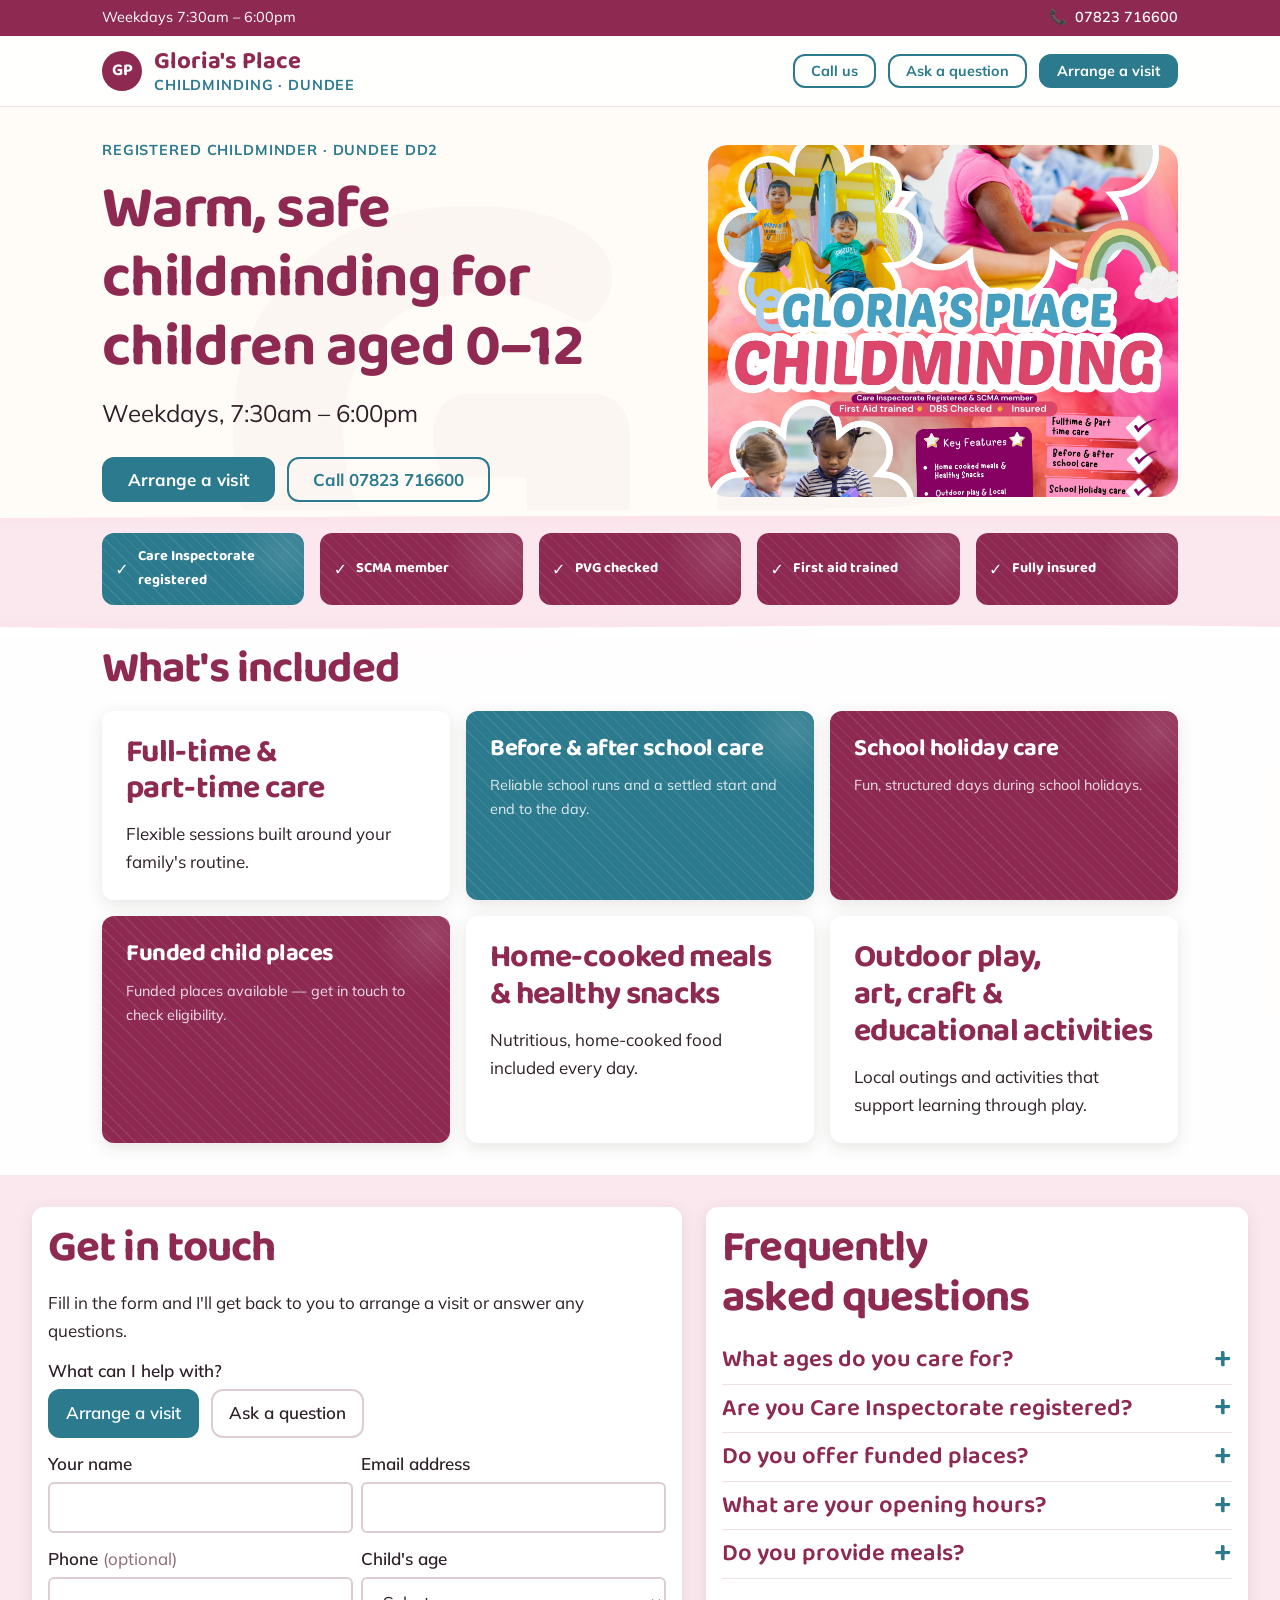
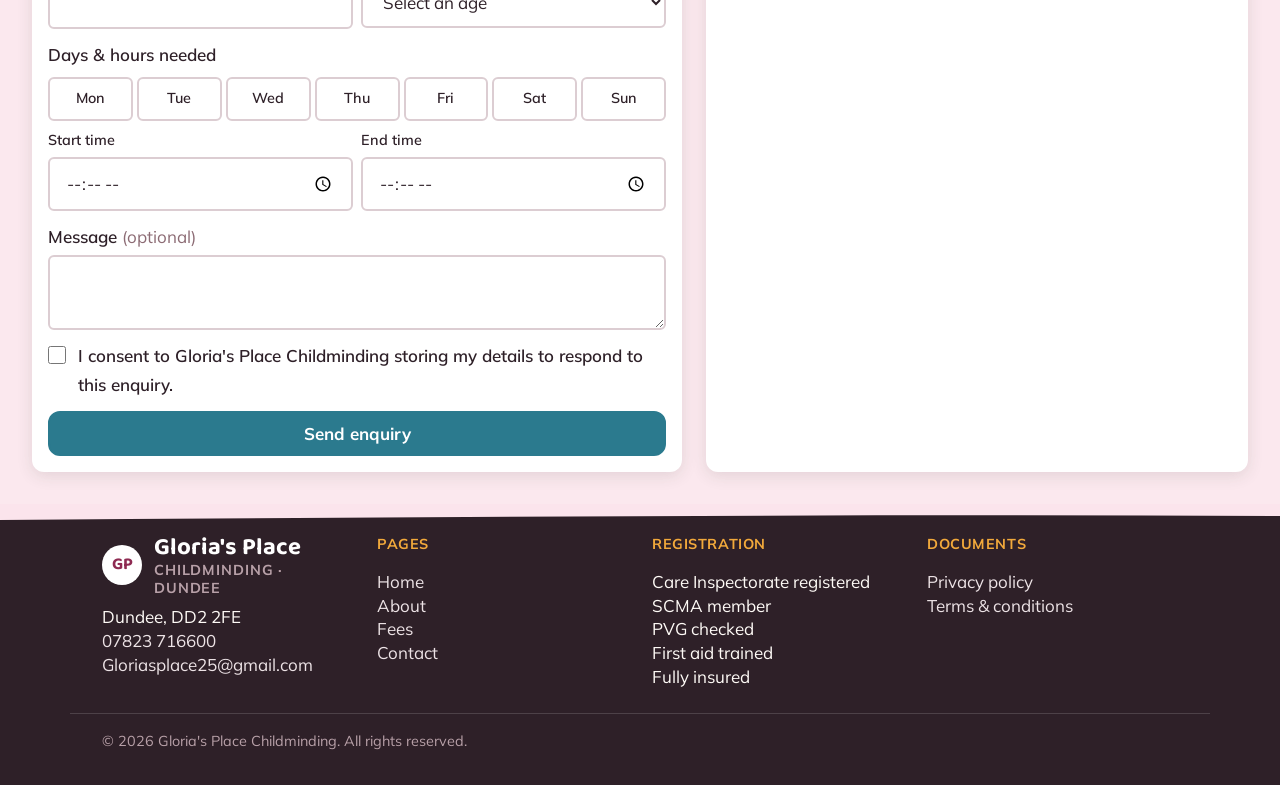
<file: index.html>
<!DOCTYPE html>
<html lang="en-GB">
<head>
  <meta charset="UTF-8">
  <meta name="viewport" content="width=device-width, initial-scale=1">
  <title>Gloria's Place Childminding | Registered Childminder in Dundee DD2</title>
  <meta name="description" content="Care Inspectorate registered childminder in Dundee DD2, offering warm, safe full-time and part-time care for children aged 0–12, weekdays 7:30am–6:00pm.">
  <link rel="canonical" href="https://www.gloriasplacechildminding.com/">

  <!-- Favicon -->
  <link rel="icon" href="/favicon.ico" sizes="any">
  <link rel="apple-touch-icon" href="/apple-touch-icon.png">

  <!-- Open Graph -->
  <meta property="og:type" content="website">
  <meta property="og:title" content="Gloria's Place Childminding | Registered Childminder in Dundee DD2">
  <meta property="og:description" content="Care Inspectorate registered childminder in Dundee DD2. Warm, safe care for ages 0–12, weekdays 7:30am–6:00pm.">
  <meta property="og:url" content="https://www.gloriasplacechildminding.com/">
  <meta property="og:image" content="https://www.gloriasplacechildminding.com/img/flyer.jpg">
  <meta property="og:locale" content="en_GB">

  <!-- Fonts: Baloo 2 (headings) + Mulish (body) — see css/styles.css --font-heading / --font-body -->
  <link rel="preconnect" href="https://fonts.googleapis.com">
  <link rel="preconnect" href="https://fonts.gstatic.com" crossorigin>
  <link href="https://fonts.googleapis.com/css2?family=Baloo+2:wght@500;600;700&family=Mulish:ital,wght@0,400;0,500;0,600;0,700;1,400&display=swap" rel="stylesheet">

  <link rel="stylesheet" href="css/styles.css">

  <!-- ChildCare structured data -->
  <script type="application/ld+json">
  {
    "@context": "https://schema.org",
    "@type": "ChildCare",
    "name": "Gloria's Place Childminding",
    "url": "https://www.gloriasplacechildminding.com/",
    "image": "https://www.gloriasplacechildminding.com/img/flyer.jpg",
    "telephone": "+447823716600",
    "email": "Gloriasplace25@gmail.com",
    "address": {
      "@type": "PostalAddress",
      "addressLocality": "Dundee",
      "postalCode": "DD2 2FE",
      "addressCountry": "GB"
    },
    "areaServed": "Dundee",
    "openingHoursSpecification": [
      {
        "@type": "OpeningHoursSpecification",
        "dayOfWeek": ["Monday", "Tuesday", "Wednesday", "Thursday", "Friday"],
        "opens": "07:30",
        "closes": "18:00"
      }
    ],
    "memberOf": {
      "@type": "Organization",
      "name": "Scottish Childminding Association (SCMA)"
    }
  }
  </script>

  <style>
    /* ==========================================================================
       Page-specific CSS for index.html
       Not yet in css/styles.css — move into the stylesheet once stable.
       Uses only tokens/classes already defined in css/styles.css.
       ========================================================================== */

    /* --------------------------------------------------------------------------
       Utility strip — thin bar above the main header
       White text verified against --berry — 8.1:1, passes WCAG AA.
       -------------------------------------------------------------------------- */
    .utility-strip {
      background: var(--berry);
      color: #fff;
    }

    .utility-strip__inner {
      display: flex;
      align-items: center;
      justify-content: space-between;
      gap: var(--space-4);
      height: 36px;
      font-size: var(--step--1);
    }

    .utility-strip__hours {
      white-space: nowrap;
    }

    .utility-strip__phone {
      display: inline-flex;
      align-items: center;
      gap: var(--space-2);
      color: #fff;
      text-decoration: none;
      font-weight: 600;
      white-space: nowrap;
    }

    .utility-strip__phone:hover {
      text-decoration: underline;
    }

    @media (max-width: 639.98px) {
      .utility-strip {
        display: none;
      }
    }

    /* --------------------------------------------------------------------------
       Sticky header + nav disclosure
       -------------------------------------------------------------------------- */
    .site-header {
      position: sticky;
      top: 0;
      z-index: 50;
      background: rgba(255, 255, 255, 0.85);
      backdrop-filter: blur(8px);
      -webkit-backdrop-filter: blur(8px);
      border-bottom: 1px solid var(--n-200);
    }

    /* backdrop-filter (above) makes .site-header a containing block for
       any position:fixed descendant — including .nav-panel, which is
       exactly such a descendant once the mobile menu opens. Left as-is,
       the "full-screen" panel would be trapped inside the ~80px header
       bar instead of covering the viewport. Drop the filter while the
       panel is open so .nav-panel's fixed positioning resolves against
       the real viewport instead. */
    body.nav-open .site-header {
      backdrop-filter: none;
      -webkit-backdrop-filter: none;
    }

    .site-header__inner {
      display: grid;
      grid-template-columns: auto 1fr auto;
      align-items: center;
      gap: var(--space-4);
      padding-block: var(--space-3);
    }

    .logo {
      display: inline-flex;
      align-items: center;
      gap: var(--space-3);
      text-decoration: none;
    }

    .logo__mark {
      display: inline-flex;
      align-items: center;
      justify-content: center;
      width: 40px;
      height: 40px;
      flex-shrink: 0;
      border-radius: 50%;
      background: var(--berry);
      color: #fff;
      font-family: var(--font-heading);
      font-weight: 700;
      font-size: var(--step-0);
    }

    .logo__lockup {
      display: flex;
      flex-direction: column;
      line-height: 1.2;
    }

    .logo__name {
      font-family: var(--font-heading);
      font-size: var(--step-1);
      font-weight: 700;
      color: var(--berry);
    }

    .logo__tagline {
      font-size: var(--step--1);
      font-weight: 700;
      text-transform: uppercase;
      letter-spacing: 0.06em;
      color: var(--teal);
    }

    .site-nav {
      justify-self: center;
    }

    .site-header__actions {
      display: flex;
      align-items: center;
      gap: var(--space-3);
      justify-self: end;
      flex-shrink: 0;
    }

    /* Below 900px only "Arrange a visit" stays visible in the header —
       "Call us" and "Ask a question" move into the hamburger menu
       (.nav-actions) instead, and calling is also available via the
       sticky mobile bar. */
    @media (max-width: 899.98px) {
      .nav-call,
      .nav-question {
        display: none;
      }
    }

    /* Mobile nav uses <details>/<summary> as a no-JS accessible disclosure */
    .nav-disclosure {
      position: relative;
    }

    .nav-toggle {
      display: inline-flex;
      align-items: center;
      gap: var(--space-2);
      list-style: none;
      cursor: pointer;
      padding: var(--space-2) var(--space-3);
      border-radius: var(--radius-sm);
      font-weight: 600;
      color: var(--ink);
    }

    .nav-toggle::-webkit-details-marker {
      display: none;
    }

    .nav-toggle__bars,
    .nav-toggle__bars::before,
    .nav-toggle__bars::after {
      display: block;
      width: 22px;
      height: 2px;
      background: var(--ink);
      border-radius: 2px;
    }

    .nav-toggle__bars {
      position: relative;
    }

    .nav-toggle__bars::before,
    .nav-toggle__bars::after {
      content: "";
      position: absolute;
      left: 0;
    }

    .nav-toggle__bars::before {
      top: -7px;
    }

    .nav-toggle__bars::after {
      top: 7px;
    }

    .nav-links {
      display: flex;
      flex-direction: column;
      gap: var(--space-1);
      padding: var(--space-3) 0 0;
      margin: 0;
    }

    .nav-links a {
      display: block;
      padding: var(--space-2) var(--space-3);
      text-decoration: none;
      font-weight: 600;
      color: var(--ink);
      border-radius: var(--radius-sm);
    }

    .nav-links a:hover {
      color: var(--teal);
      background: var(--blush);
    }

    /* Duplicate CTAs shown only inside the open hamburger menu, below
       900px, so "Call us" and "Ask us" aren't lost on mobile. */
    .nav-actions {
      display: flex;
      flex-direction: column;
      gap: var(--space-2);
      margin-top: var(--space-2);
      padding-top: var(--space-3);
      border-top: 1px solid var(--n-200);
    }

    .nav-actions__row {
      display: grid;
      grid-template-columns: 1fr 1fr;
      gap: var(--space-2);
    }

    /* Below 900px the open menu is a full-screen panel rather than an
       in-flow dropdown — the <nav> it lives in is only as wide as the
       hamburger button itself (see the header-overflow fix elsewhere in
       this file), far too narrow for the nav links and buttons once
       opened. Detaching it with position: fixed lets it use the whole
       viewport instead of being squeezed into that column.
       This also restores the browser's native "hide non-summary content
       while <details> is closed" behaviour, which the unconditional
       .nav-links{display:flex} above defeats (author styles always beat
       the UA stylesheet) — scoped to mobile only, so desktop's always-on
       horizontal nav (≥900px, below) is unaffected. */
    @media (max-width: 899.98px) {
      .nav-disclosure:not([open]) .nav-panel {
        display: none;
      }

      .nav-panel {
        position: fixed;
        inset: 0;
        z-index: 70;
        display: flex;
        flex-direction: column;
        background: var(--cream);
        padding: var(--space-3);
        overflow-y: auto;
      }

      .nav-panel__top {
        display: flex;
        align-items: center;
        justify-content: space-between;
        gap: var(--space-3);
        flex-shrink: 0;
        padding-bottom: var(--space-3);
        border-bottom: 1px solid var(--n-200);
      }

      .nav-panel__close {
        display: inline-flex;
        align-items: center;
        justify-content: center;
        width: 40px;
        height: 40px;
        flex-shrink: 0;
        border: none;
        background: transparent;
        border-radius: var(--radius-sm);
        font-size: 1.75rem;
        line-height: 1;
        color: var(--ink);
      }

      .nav-panel__close:hover {
        background: var(--blush);
      }

      .nav-panel .nav-links {
        margin-top: var(--space-3);
        gap: 0;
      }

      /* min-height (not just padding) guarantees the ≥40px tap target
         even if a link's text is short enough that padding alone
         wouldn't reach it; nowrap keeps "What's included" on one line
         now that the panel is full width, not a cramped 95px column. */
      .nav-panel .nav-links a {
        display: flex;
        align-items: center;
        min-height: 40px;
        padding: 6px var(--space-2);
        white-space: nowrap;
      }

      .nav-panel .nav-actions {
        margin-top: auto;
        padding-top: var(--space-3);
        border-top: none;
      }
    }

    @media (min-width: 900px) {
      .nav-toggle {
        display: none;
      }

      /* Overrides the browser's default "hide non-summary content of a
         closed <details>" behaviour so the nav stays a normal horizontal
         row on wider screens regardless of the details' open state. */
      .nav-links {
        display: flex !important;
        flex-direction: row;
        gap: var(--space-3);
        padding: 0;
      }

      .nav-links a {
        padding: var(--space-2) 0;
      }

      /* The full-screen mobile panel's own logo/close row and its
         duplicate buttons have no part on desktop — the real logo and
         buttons live in their own header elements, and the nav row
         above is always visible regardless of the details' state. */
      .nav-panel__top {
        display: none !important;
      }

      .nav-actions {
        display: none !important;
      }

      /* Only worth pinning to full size once it's sharing the row with
         the logo and full nav (≥900px) — see .nav-cta below. */
      .nav-cta {
        flex-shrink: 0;
      }
    }

    /* Header gets crowded with logo + nav + three buttons in this range —
       widen the nav-link gap back out once there's more room to spare. */
    @media (min-width: 1100px) {
      .nav-links {
        gap: var(--space-5);
      }
    }

    /* Below 900px .nav-cta is a plain flex child (not flex-shrink:0 — see
       the ≥900px override above) so its label can wrap onto a second line
       instead of forcing the header wider than the viewport. Even so,
       logo + hamburger + this button don't all fit under ~400px, and the
       sticky mobile bar already duplicates both actions at the bottom of
       the screen, so drop it there rather than let the header overflow. */
    @media (max-width: 399.98px) {
      .site-header__actions {
        display: none;
      }
    }

    /* --------------------------------------------------------------------------
       Hero
       -------------------------------------------------------------------------- */
    .hero__inner {
      display: grid;
      gap: var(--space-6);
    }

    @media (min-width: 760px) {
      .hero__inner {
        grid-template-columns: 1.1fr 0.9fr;
        align-items: center;
      }
    }

    .eyebrow {
      font-size: var(--step--1);
      font-weight: 700;
      text-transform: uppercase;
      letter-spacing: 0.06em;
      color: var(--teal);
      margin-bottom: var(--space-3);
    }

    .hero__hours {
      font-size: var(--step-1);
      color: var(--ink);
      margin-top: var(--space-3);
    }

    .hero__actions {
      display: flex;
      flex-wrap: wrap;
      gap: var(--space-3);
      margin-top: var(--space-5);
    }

    .hero__media {
      aspect-ratio: 4 / 3;
      overflow: hidden;
    }

    .hero__photo {
      display: block;
      width: 100%;
      height: 100%;
      object-fit: cover;
      object-position: center;
      border-radius: var(--radius-lg);
    }

    /* --------------------------------------------------------------------------
       Trust strip
       -------------------------------------------------------------------------- */
    .trust-list {
      display: grid;
      grid-template-columns: repeat(2, 1fr);
      gap: var(--space-4);
    }

    @media (min-width: 900px) {
      .trust-list {
        grid-template-columns: repeat(5, 1fr);
      }
    }

    /* .trust-item just stretches the grid cell; its .card-solid__content
       (flex, see below) holds the actual icon + label arrangement so that
       content still centres correctly if a sibling card grows taller. */
    .trust-item {
      display: flex;
    }

    .trust-item .card-solid__content {
      display: flex;
      flex-direction: column;
      align-items: flex-start;
      gap: var(--space-2);
      text-align: left;
      width: 100%;
    }

    @media (min-width: 900px) {
      .trust-item .card-solid__content {
        flex-direction: row;
        align-items: center;
      }
    }

    .trust-item__icon {
      display: inline-flex;
      align-items: center;
      justify-content: center;
      width: 16px;
      height: 16px;
      font-size: 1rem;
      line-height: 1;
      color: #fff;
      flex-shrink: 0;
    }

    .trust-item__label {
      font-family: var(--font-heading);
      font-size: var(--step--1);
      font-weight: 700;
      color: #fff;
    }

    /* --------------------------------------------------------------------------
       What's included cards
       -------------------------------------------------------------------------- */
    .card-grid {
      display: grid;
      gap: var(--space-4);
    }

    @media (min-width: 640px) {
      .card-grid {
        grid-template-columns: repeat(2, 1fr);
      }
    }

    @media (min-width: 960px) {
      .card-grid {
        grid-template-columns: repeat(3, 1fr);
      }
    }

    .card {
      background: #fff;
      border-radius: var(--radius-md);
      box-shadow: var(--shadow);
      padding: var(--space-5);
    }

    /* .card-solid already matches .card's border-radius/padding — add the
       same shadow so solid and plain cards read as one consistent grid. */
    .card-grid .card-solid {
      box-shadow: var(--shadow);
    }

    /* --------------------------------------------------------------------------
       Get in touch + FAQ — single band, two columns at 1024px+
       -------------------------------------------------------------------------- */
    .contact-faq {
      display: grid;
      gap: var(--space-5);
    }

    .contact-faq__form,
    .contact-faq__faq {
      background: #fff;
      border-radius: var(--radius-md);
      padding: var(--space-4);
      box-shadow: var(--shadow);
    }

    @media (max-width: 639.98px) {
      .contact-faq__form,
      .contact-faq__faq {
        padding: var(--space-3);
      }
    }

    @media (min-width: 1024px) {
      .contact-faq {
        /* Form gets slightly more room than the FAQ column for its fields */
        grid-template-columns: 1.2fr 1fr;
        /* Stretch (not start) so both cards match height */
        align-items: stretch;
      }

      /* Wider than the site's usual 1140px .wrap cap — this section is the
         only one with dense two-column form content, so it benefits from
         extra horizontal room to wrap into fewer, shorter rows instead of
         staying narrow and tall. #enquiry .wrap (specificity 1,1,0) beats
         the global .wrap rule (0,1,0) regardless of source order. */
      #enquiry .wrap {
        max-width: 1320px;
      }
    }

    .faq-item {
      border-bottom: 1px solid var(--n-200);
    }

    /* Padding lives on <summary> itself, not on .faq-item — .faq-item's own
       padding would sit outside the actual clickable/tappable element, so
       it wouldn't count toward the tap target at all. min-height is a
       floor: a summary whose text wraps to 2 lines just grows past it, a
       1-line summary gets centered up to fill it — either way the real,
       interactive element is always >= 44px (WCAG 2.5.8), not just the
       row's visual padding around it. */
    .faq-item summary {
      display: flex;
      align-items: center;
      justify-content: space-between;
      gap: var(--space-3);
      list-style: none;
      cursor: pointer;
      font-family: var(--font-heading);
      color: var(--berry);
      font-weight: 600;
      font-size: var(--step-1);
      min-height: 44px;
      padding-block: 0.25rem;
    }

    .faq-item summary::-webkit-details-marker {
      display: none;
    }

    .faq-item summary::after {
      content: "+";
      font-size: var(--step-2);
      color: var(--teal);
      line-height: 1;
      flex-shrink: 0;
    }

    .faq-item[open] summary::after {
      content: "\2212";
    }

    .faq-item p {
      margin-top: var(--space-2);
      padding-bottom: var(--space-2);
    }

    /* .faq-list gets the shared .card-grid/.faq-list/.enquiry-form
       margin-top: var(--space-4) from css/styles.css by default — tighten
       it here (this rule's later source position wins the tie). */
    .faq-list {
      margin-top: var(--space-3);
    }

    .enquiry-form {
      display: grid;
      gap: var(--space-3);
      margin-top: var(--space-3);
    }

    .enquiry-form textarea {
      min-height: 4.5rem;
    }

    /* Pairs two related fields on one row at every width (name+email,
       phone+child's-age) — not gated behind a breakpoint like the old
       2-column form grid was, so mobile gets the same pairing as desktop.
       flex-basis/min-width of 130px is the "genuinely doesn't fit" floor:
       below roughly 2*130px+gap+card-padding (~300px viewport) the row
       wraps to stacked instead of squeezing fields unreadably thin. */
    .field-row {
      display: flex;
      flex-wrap: wrap;
      gap: var(--space-2);
    }

    .field-row > .field {
      flex: 1 1 130px;
      min-width: 130px;
    }

    .field-optional {
      font-weight: 400;
      color: var(--n-500);
    }

    /* "What can I help with?" chips — real radio inputs, visually hidden
       (not display:none, so they stay focusable) with the adjacent label
       styled as the tappable chip. */
    .field--intent {
      border: 0;
      padding: 0;
      min-width: 0;
    }

    .field--intent legend {
      display: block;
      font-weight: 600;
      color: var(--ink);
      margin-bottom: var(--space-1);
      padding: 0;
    }

    .intent-choices {
      display: flex;
      flex-wrap: wrap;
      gap: var(--space-3);
    }

    .intent-chip {
      display: inline-flex;
      align-items: center;
      justify-content: center;
      padding: var(--space-2) var(--space-4);
      border: 2px solid var(--n-300);
      border-radius: var(--radius-md);
      margin-bottom: 0;
      font-weight: 600;
      color: var(--ink);
      cursor: pointer;
      text-align: center;
    }

    .intent-chip:hover {
      border-color: var(--teal);
    }

    .intent-input:checked + .intent-chip {
      background: var(--teal);
      border-color: var(--teal);
      color: #fff;
    }

    .intent-input:focus-visible + .intent-chip {
      outline: 3px solid var(--berry);
      outline-offset: 3px;
      border-radius: var(--radius-sm);
    }

    /* "Days & hours needed" chips — same visually-hidden-input-plus-label
       pattern as .intent-chip above, but checkboxes (multiple selectable)
       instead of radios. */
    .field--days-hours {
      border: 0;
      padding: 0;
      min-width: 0;
    }

    .field--days-hours legend {
      display: block;
      font-weight: 600;
      color: var(--ink);
      margin-bottom: var(--space-2);
      padding: 0;
    }

    /* Single tight row that never wraps, even on the narrowest phones —
       flex-wrap: nowrap plus each chip taking an equal flex share (instead
       of a fixed min-width) means 7 chips always fit edge-to-edge on one
       line, however narrow the card gets. Tap-target height (44px) is kept
       via min-height; width is deliberately tight — per WCAG 2.5.8 only
       one dimension of a target needs to reach 44px when it sits in a row
       of similar controls, and height is that dimension here. */
    .day-choices {
      display: flex;
      flex-wrap: nowrap;
      gap: 4px;
      margin-bottom: var(--space-2);
    }

    .day-chip {
      display: inline-flex;
      align-items: center;
      justify-content: center;
      flex: 1 1 0%;
      min-width: 0;
      min-height: 44px;
      padding: 0 2px;
      border: 2px solid var(--n-300);
      border-radius: var(--radius-sm);
      margin-bottom: 0;
      font-weight: 600;
      font-size: var(--step--1);
      color: var(--ink);
      cursor: pointer;
      text-align: center;
      white-space: nowrap;
    }

    .day-chip:hover {
      border-color: var(--teal);
    }

    .day-input:checked + .day-chip {
      background: var(--teal);
      border-color: var(--teal);
      color: #fff;
    }

    .day-input:focus-visible + .day-chip {
      outline: 3px solid var(--berry);
      outline-offset: 3px;
      border-radius: var(--radius-sm);
    }

    .time-range {
      display: flex;
      gap: var(--space-2);
    }

    .time-range__field {
      flex: 1 1 0%;
    }

    .time-range__field label {
      font-size: var(--step--1);
    }

    .field--checkbox {
      display: flex;
      align-items: flex-start;
      flex-wrap: wrap;
      gap: var(--space-3);
    }

    /* Nudge the checkbox down from the top of the flex line so it aligns
       with the cap-height of the label's first line, not the line box. */
    .field--checkbox input[type="checkbox"] {
      margin-top: 0.2em;
      flex-shrink: 0;
    }

    .field--checkbox label {
      display: inline;
      margin-bottom: 0;
      /* flex-basis: 0 (not auto) — with auto, the flex algorithm sizes this
         item by its full unwrapped sentence width for line-fitting, which
         is wider than the field, so it wraps below the checkbox entirely
         before shrinking ever applies. 0 lets it size purely from grow. */
      flex: 1 1 0%;
    }

    .field--checkbox .form-error {
      flex-basis: 100%;
    }

    /* Footer styles now live in css/styles.css — shared with privacy.html. */

    /* --------------------------------------------------------------------------
       Sticky mobile action bar
       -------------------------------------------------------------------------- */
    .mobile-bar {
      position: fixed;
      left: 0;
      right: 0;
      bottom: 0;
      z-index: 60;
      display: flex;
      box-shadow: var(--shadow);
      border-top: 1px solid var(--n-200);
    }

    .mobile-bar__link {
      flex: 1 1 50%;
      display: flex;
      align-items: center;
      justify-content: center;
      gap: var(--space-2);
      padding: var(--space-4);
      font-weight: 700;
      text-decoration: none;
      color: #fff;
    }

    .mobile-bar__link--call {
      background: var(--teal);
    }

    .mobile-bar__link--enquire {
      background: var(--berry);
    }

    @media (min-width: 760px) {
      .mobile-bar {
        display: none;
      }
    }

    /* .mobile-bar and .nav-panel are both position:fixed but sit in
       different stacking contexts (.nav-panel's ancestor .site-header has
       its own z-index), so .nav-panel's z-index only wins against other
       content inside .site-header — .mobile-bar, being a sibling further
       down the page, would still paint on top of it. Hiding it while the
       panel is open sidesteps that entirely, and doubles as better UX:
       the panel already has its own (bigger) call/enquire actions. */
    body.nav-open .mobile-bar {
      display: none;
    }

    @media (max-width: 759.98px) {
      body {
        padding-bottom: 4.25rem;
      }
    }

    /* --------------------------------------------------------------------------
       Background watermark — large "GP" monogram, fixed behind all content.
       inset: 0 + overflow: hidden keeps the container pinned to the exact
       viewport box, so the oversized 55vw text can never widen the page's
       scrollable area, however wide the glyphs render.
       -------------------------------------------------------------------------- */
    .watermark {
      position: fixed;
      inset: 0;
      z-index: -1;
      display: flex;
      align-items: center;
      justify-content: center;
      overflow: hidden;
      pointer-events: none;
    }

    .watermark__text {
      font-family: var(--font-heading);
      font-weight: 700;
      font-size: 55vw;
      line-height: 1;
      white-space: nowrap;
      color: var(--berry);
      opacity: 0.025;
    }

    /* Solid section backgrounds sit above the watermark in paint order and
       hide it completely, so the light bands below are let down to ~80%
       opacity. Scoped to index.html only (privacy.html reuses .band--paper
       and has no watermark). Cards, form fields and the footer are left
       untouched — they stay fully opaque. */
    #about.band--blush,
    #enquiry.band--blush {
      background: rgba(251, 228, 236, 0.8); /* --blush at 80% */
    }

    #included.band--paper {
      background: rgba(255, 255, 255, 0.8); /* #fff at 80% */
    }
  </style>

  <meta name="google-site-verification" content="z6c-EYtXPQDp8r30NEHc2OkzCKJqNKYcdk7UWIpQfdk" />
</head>
<body>
  <div class="watermark" aria-hidden="true">
    <span class="watermark__text">GP</span>
  </div>

  <a class="skip" href="#main">Skip to main content</a>

  <!-- ==========================================================================
       Utility strip
       ========================================================================== -->
  <div class="utility-strip">
    <div class="wrap utility-strip__inner">
      <p class="utility-strip__hours">Weekdays 7:30am – 6:00pm</p>
      <a class="utility-strip__phone" href="tel:07823716600">
        <span aria-hidden="true">&#128222;</span> 07823 716600
      </a>
    </div>
  </div>

  <!-- ==========================================================================
       Header
       ========================================================================== -->
  <header class="site-header">
    <div class="wrap site-header__inner">
      <a class="logo" href="#top">
        <span class="logo__mark" aria-hidden="true">GP</span>
        <span class="logo__lockup">
          <span class="logo__name">Gloria's Place</span>
          <span class="logo__tagline">Childminding · Dundee</span>
        </span>
      </a>

      <nav class="site-nav" aria-label="Primary">
        <details class="nav-disclosure">
          <summary class="nav-toggle" aria-label="Menu">
            <span class="nav-toggle__bars" aria-hidden="true"></span>
            Menu
          </summary>
          <div class="nav-panel">
            <div class="nav-panel__top">
              <a class="logo" href="#top">
                <span class="logo__mark" aria-hidden="true">GP</span>
                <span class="logo__lockup">
                  <span class="logo__name">Gloria's Place</span>
                  <span class="logo__tagline">Childminding · Dundee</span>
                </span>
              </a>
              <button type="button" class="nav-panel__close" aria-label="Close menu">
                <span aria-hidden="true">&times;</span>
              </button>
            </div>

            <ul class="nav-links">
              <li><a href="#top">Home</a></li>
              <li><a href="about.html">About</a></li>
              <li><a href="#included">What's included</a></li>
              <li><a href="fees.html">Fees</a></li>
              <li><a href="#faq">Questions</a></li>
              <li><a href="contact.html">Contact</a></li>
            </ul>

            <div class="nav-actions">
              <a class="btn btn--primary btn--wide" href="?intent=visit#enquiry">Arrange a visit</a>
              <div class="nav-actions__row">
                <a class="btn btn--ghost" href="tel:07823716600">Call us</a>
                <a class="btn btn--ghost" href="?intent=question#enquiry">Ask us</a>
              </div>
            </div>
          </div>
        </details>
      </nav>

      <div class="site-header__actions">
        <a class="btn btn--ghost btn--sm nav-call" href="tel:07823716600">Call us</a>
        <a class="btn btn--ghost btn--sm nav-question" href="?intent=question#enquiry">Ask a question</a>
        <a class="btn btn--primary btn--sm nav-cta" href="?intent=visit#enquiry">Arrange a visit</a>
      </div>
    </div>
  </header>

  <main id="main">
    <!-- ==========================================================================
         Hero
         ========================================================================== -->
    <section class="hero band" id="top">
      <div class="wrap hero__inner">
        <div class="hero__content">
          <p class="eyebrow">Registered childminder · Dundee DD2</p>
          <h1>Warm, safe childminding for children aged 0–12</h1>
          <p class="hero__hours">Weekdays, 7:30am – 6:00pm</p>
          <div class="hero__actions">
            <a class="btn btn--primary" href="?intent=visit#enquiry">Arrange a visit</a>
            <a class="btn btn--ghost" href="tel:07823716600">Call 07823 716600</a>
          </div>
        </div>
        <div class="hero__media">
          <!-- TODO: temporary stand-in — replace with a real photo of the setting -->
          <img
            class="hero__photo"
            src="img/flyer.jpg"
            width="3712"
            height="5250"
            loading="eager"
            alt="Gloria's Place Childminding flyer showing services and contact details"
          >
        </div>
      </div>
    </section>

    <svg class="divider divider--about" viewBox="0 0 1440 60" preserveAspectRatio="none" aria-hidden="true" style="background-color: var(--cream);">
      <path d="M0,32 C480,26 960,20 1440,24 L1440,60 L0,60 Z" style="fill: var(--blush);"></path>
    </svg>

    <!-- ==========================================================================
         Trust strip
         ========================================================================== -->
    <section class="band band--tight band--blush" id="about" aria-label="Accreditations and checks">
      <div class="wrap">
        <h2 class="visually-hidden">Accreditations and checks</h2>
        <ul class="trust-list">
          <li class="trust-item card-solid card-solid--sm card-solid--teal">
            <div class="card-solid__content">
              <span class="trust-item__icon" aria-hidden="true">&#10003;</span>
              <strong class="trust-item__label">Care Inspectorate registered</strong>
            </div>
            <!-- TODO: insert the actual Care Inspectorate registration/CS number once confirmed -->
          </li>
          <li class="trust-item card-solid card-solid--sm">
            <div class="card-solid__content">
              <span class="trust-item__icon" aria-hidden="true">&#10003;</span>
              <strong class="trust-item__label">SCMA member</strong>
            </div>
          </li>
          <li class="trust-item card-solid card-solid--sm">
            <div class="card-solid__content">
              <span class="trust-item__icon" aria-hidden="true">&#10003;</span>
              <strong class="trust-item__label">PVG checked</strong>
            </div>
          </li>
          <li class="trust-item card-solid card-solid--sm">
            <div class="card-solid__content">
              <span class="trust-item__icon" aria-hidden="true">&#10003;</span>
              <strong class="trust-item__label">First aid trained</strong>
            </div>
          </li>
          <li class="trust-item card-solid card-solid--sm">
            <div class="card-solid__content">
              <span class="trust-item__icon" aria-hidden="true">&#10003;</span>
              <strong class="trust-item__label">Fully insured</strong>
            </div>
          </li>
        </ul>
      </div>
    </section>

    <svg class="divider divider--included" viewBox="0 0 1440 60" preserveAspectRatio="none" aria-hidden="true" style="background-color: var(--blush);">
      <path d="M0,24 C360,48 1080,0 1440,24 L1440,60 L0,60 Z" style="fill: #fff;"></path>
    </svg>

    <!-- ==========================================================================
         What's included
         ========================================================================== -->
    <section class="band band--paper" id="included">
      <div class="wrap">
        <h2>What's included</h2>
        <div class="card-grid">
          <article class="card">
            <h3>Full-time &amp; part-time care</h3>
            <p>Flexible sessions built around your family's routine.</p>
          </article>
          <article class="card-solid card-solid--teal">
            <div class="card-solid__content">
              <h3 class="card-solid__value">Before &amp; after school care</h3>
              <p class="card-solid__note">Reliable school runs and a settled start and end to the day.</p>
            </div>
          </article>
          <article class="card-solid">
            <div class="card-solid__content">
              <h3 class="card-solid__value">School holiday care</h3>
              <p class="card-solid__note">Fun, structured days during school holidays.</p>
            </div>
          </article>
          <article class="card-solid">
            <div class="card-solid__content">
              <h3 class="card-solid__value">Funded child places</h3>
              <p class="card-solid__note">Funded places available — get in touch to check eligibility.</p>
            </div>
          </article>
          <article class="card">
            <h3>Home-cooked meals &amp; healthy snacks</h3>
            <p>Nutritious, home-cooked food included every day.</p>
          </article>
          <article class="card">
            <h3>Outdoor play, art, craft &amp; educational activities</h3>
            <p>Local outings and activities that support learning through play.</p>
          </article>
        </div>
      </div>
    </section>

    <!-- TODO: testimonials or about section goes here once content is available -->

    <!-- ==========================================================================
         Get in touch + FAQ
         ========================================================================== -->
    <section class="band band--blush" id="enquiry">
      <div class="wrap contact-faq">
        <div class="contact-faq__form">
          <h2>Get in touch</h2>
          <p id="live-availability-badge" class="availability-badge" role="status" aria-live="polite" hidden></p>
          <p>Fill in the form and I'll get back to you to arrange a visit or answer any questions.</p>

          <form class="enquiry-form" action="#" method="post" novalidate>
            <fieldset class="field field--full field--intent">
              <legend>What can I help with?</legend>
              <div class="intent-choices">
                <input type="radio" id="intent-visit" name="intent" value="visit" class="visually-hidden intent-input" checked>
                <label for="intent-visit" class="intent-chip">Arrange a visit</label>

                <input type="radio" id="intent-question" name="intent" value="question" class="visually-hidden intent-input">
                <label for="intent-question" class="intent-chip">Ask a question</label>
              </div>
            </fieldset>

            <div class="field-row">
              <div class="field">
                <label for="parent-name">Your name</label>
                <input type="text" id="parent-name" name="parent-name" autocomplete="name" aria-describedby="parent-name-error" required>
                <span class="form-error" id="parent-name-error">Please enter your name.</span>
              </div>

              <div class="field">
                <label for="email">Email address</label>
                <input type="email" id="email" name="email" autocomplete="email" aria-describedby="email-error" required>
                <span class="form-error" id="email-error">Please enter a valid email address.</span>
              </div>
            </div>

            <div class="field-row">
              <div class="field">
                <label for="phone">Phone <span class="field-optional">(optional)</span></label>
                <input type="tel" id="phone" name="phone" autocomplete="tel" aria-describedby="phone-error">
                <span class="form-error" id="phone-error">Please enter a valid phone number.</span>
              </div>

              <div class="field" data-visit-only>
                <label for="child-age">Child's age</label>
                <select id="child-age" name="child-age" aria-describedby="child-age-error" required>
                  <option value="">Select an age</option>
                  <option value="under-1">Under 1</option>
                  <option value="1-2">1–2 years</option>
                  <option value="3-4">3–4 years</option>
                  <option value="5-7">5–7 years</option>
                  <option value="8-12">8–12 years</option>
                </select>
                <span class="form-error" id="child-age-error">Please select your child's age.</span>
              </div>
            </div>

            <fieldset class="field field--full field--days-hours" data-visit-only>
              <legend>Days &amp; hours needed</legend>

              <div class="day-choices">
                <input type="checkbox" id="day-mon" class="visually-hidden day-input" value="Mon">
                <label for="day-mon" class="day-chip">Mon</label>

                <input type="checkbox" id="day-tue" class="visually-hidden day-input" value="Tue">
                <label for="day-tue" class="day-chip">Tue</label>

                <input type="checkbox" id="day-wed" class="visually-hidden day-input" value="Wed">
                <label for="day-wed" class="day-chip">Wed</label>

                <input type="checkbox" id="day-thu" class="visually-hidden day-input" value="Thu">
                <label for="day-thu" class="day-chip">Thu</label>

                <input type="checkbox" id="day-fri" class="visually-hidden day-input" value="Fri">
                <label for="day-fri" class="day-chip">Fri</label>

                <input type="checkbox" id="day-sat" class="visually-hidden day-input" value="Sat">
                <label for="day-sat" class="day-chip">Sat</label>

                <input type="checkbox" id="day-sun" class="visually-hidden day-input" value="Sun">
                <label for="day-sun" class="day-chip">Sun</label>
              </div>

              <div class="time-range">
                <div class="time-range__field">
                  <label for="start-time">Start time</label>
                  <input type="time" id="start-time">
                </div>
                <div class="time-range__field">
                  <label for="end-time">End time</label>
                  <input type="time" id="end-time">
                </div>
              </div>

              <input type="hidden" id="days-hours" name="days-hours">
              <span class="form-error" id="days-hours-error">Please let us know the days and hours you need.</span>
            </fieldset>

            <div class="field field--full">
              <label for="message">Message <span class="field-optional" id="message-optional">(optional)</span></label>
              <textarea id="message" name="message" aria-describedby="message-error"></textarea>
              <span class="form-error" id="message-error">There's a problem with your message.</span>
            </div>

            <div class="field field--checkbox field--full">
              <input type="checkbox" id="consent" name="consent" aria-describedby="consent-error" required>
              <label for="consent">I consent to Gloria's Place Childminding storing my details to respond to this enquiry.</label>
              <span class="form-error" id="consent-error">Please confirm consent to continue.</span>
            </div>

            <button type="submit" class="btn btn--primary btn--wide enquiry-submit">Send enquiry</button>
          </form>
        </div>

        <div class="contact-faq__faq" id="faq">
          <h2 id="faq-heading">Frequently asked questions</h2>
          <div class="faq-list">
            <details class="faq-item" name="faq">
              <summary>What ages do you care for?</summary>
              <p>I care for children aged 0–12, including before and after school care and school holiday care.</p>
            </details>
            <details class="faq-item" name="faq">
              <summary>Are you Care Inspectorate registered?</summary>
              <p>Yes — I'm registered with the Care Inspectorate, a member of the Scottish Childminding Association (SCMA), PVG checked, first aid trained and fully insured.</p>
            </details>
            <details class="faq-item" name="faq">
              <summary>Do you offer funded places?</summary>
              <p>Yes, funded child places are available — get in touch to check current availability for your child's age group.</p>
            </details>
            <details class="faq-item" name="faq">
              <summary>What are your opening hours?</summary>
              <p>I'm open weekdays from 7:30am to 6:00pm, offering full-time and part-time care.</p>
            </details>
            <details class="faq-item" name="faq">
              <summary>Do you provide meals?</summary>
              <p>Yes, home-cooked meals and healthy snacks are included, alongside outdoor play, local outings, and art, craft and educational activities.</p>
            </details>
          </div>
        </div>
      </div>
    </section>
  </main>

  <svg class="divider divider--footer" viewBox="0 0 1440 60" preserveAspectRatio="none" aria-hidden="true" style="background-color: var(--blush);">
    <path d="M0,32 C480,26 960,20 1440,24 L1440,60 L0,60 Z" style="fill: var(--ink);"></path>
  </svg>

  <!-- ==========================================================================
       Footer
       ========================================================================== -->
  <footer class="site-footer">
    <div class="wrap footer__inner">
      <div class="footer__col">
        <div class="logo">
          <span class="logo__mark" aria-hidden="true">GP</span>
          <span class="logo__lockup">
            <span class="logo__name">Gloria's Place</span>
            <span class="logo__tagline">Childminding · Dundee</span>
          </span>
        </div>
        <address>
          Dundee, DD2 2FE<br class="footer__addr-break">
          <a href="tel:07823716600">07823 716600</a><br>
          <a href="mailto:Gloriasplace25@gmail.com">Gloriasplace25@gmail.com</a>
        </address>
      </div>

      <div class="footer__col footer__col--pages">
        <p class="footer__heading">Pages</p>
        <ul class="footer__links-list">
          <li><a href="#top">Home</a></li>
          <li><a href="about.html">About</a></li>
          <li><a href="fees.html">Fees</a></li>
          <li><a href="contact.html">Contact</a></li>
        </ul>
      </div>

      <div class="footer__col footer__col--documents">
        <p class="footer__heading">Documents</p>
        <ul class="footer__links-list">
          <li><a href="privacy.html">Privacy policy</a></li>
          <!-- TODO: build terms.html — placeholder link until the page exists -->
          <li><a href="#">Terms &amp; conditions</a></li>
        </ul>
      </div>

      <div class="footer__col footer__col--registration">
        <p class="footer__heading">Registration</p>
        <ul class="footer__links-list">
          <li>Care Inspectorate registered</li>
          <li>SCMA member</li>
          <li>PVG checked</li>
          <li>First aid trained</li>
          <li>Fully insured</li>
        </ul>
        <!-- TODO: insert the actual Care Inspectorate registration/CS number here once confirmed -->
      </div>
    </div>

    <div class="wrap footer__bottom">
      <p>&copy; 2026 Gloria's Place Childminding. All rights reserved.</p>
    </div>
  </footer>

  <!-- ==========================================================================
       Sticky mobile action bar
       ========================================================================== -->
  <div class="mobile-bar">
    <a class="mobile-bar__link mobile-bar__link--call" href="tel:07823716600">
      <span aria-hidden="true">&#128222;</span> Call
    </a>
    <a class="mobile-bar__link mobile-bar__link--enquire" href="?intent=question#enquiry">
      <span aria-hidden="true">&#9993;</span> Enquire
    </a>
  </div>

  <script src="js/main.js"></script>
  <script>
  (function () {
    "use strict";

    var SUPABASE_URL = "https://kbblexnmskeqhafbdxnx.supabase.co";
    var SUPABASE_ANON_KEY = "eyJhbGciOiJIUzI1NiIsInR5cCI6IkpXVCJ9.eyJpc3MiOiJzdXBhYmFzZSIsInJlZiI6ImtiYmxleG5tc2tlcWhhZmJkeG54Iiwicm9sZSI6ImFub24iLCJpYXQiOjE3ODczNDQ3NjcsImV4cCI6MjEwMjkyMDc2N30.W_TTpvBhGNIcuWMBy1476HAc5oC0QTpnkjOVEPyGtko";

    var form = document.querySelector(".enquiry-form");
    if (!form) return;

    var statusEl = document.createElement("p");
    statusEl.className = "form-status";
    statusEl.setAttribute("role", "status");
    statusEl.setAttribute("aria-live", "polite");
    form.appendChild(statusEl);

    function setStatus(message, isError) {
      statusEl.textContent = message;
      statusEl.classList.toggle("form-status--error", !!isError);
    }

    form.addEventListener("submit", function (event) {
      event.preventDefault();

      var consentInput = form.querySelector("#consent");
      if (!consentInput || !consentInput.checked) {
        alert("Please confirm consent to continue.");
        return;
      }

      var intentInput = form.querySelector('input[name="intent"]:checked');

      var payload = {
        enquiry_type: intentInput ? intentInput.value : null,
        parent_name: form.querySelector("#parent-name").value,
        email: form.querySelector("#email").value,
        phone: form.querySelector("#phone").value,
        child_age: form.querySelector("#child-age").value,
        days_hours_needed: form.querySelector("#days-hours").value,
        message: form.querySelector("#message").value,
        consent_given: consentInput.checked
      };

      var submitBtn = form.querySelector(".enquiry-submit");
      if (submitBtn) submitBtn.disabled = true;

      fetch(SUPABASE_URL + "/rest/v1/enquiries", {
        method: "POST",
        headers: {
          "apikey": SUPABASE_ANON_KEY,
          "Authorization": "Bearer " + SUPABASE_ANON_KEY,
          "Content-Type": "application/json",
          "Prefer": "return=minimal"
        },
        body: JSON.stringify(payload)
      })
        .then(function (response) {
          if (!response.ok) {
            return response.text().then(function (text) {
              throw new Error("Supabase insert failed (" + response.status + "): " + text);
            });
          }
          form.reset();
          setStatus("Thanks! Your enquiry has been sent — I'll get back to you soon.", false);
        })
        .catch(function (error) {
          console.error("Enquiry form submission failed:", error);
          setStatus("Sorry, something went wrong sending your enquiry. Please try again or email us directly.", true);
        })
        .finally(function () {
          if (submitBtn) submitBtn.disabled = false;
        });
    });
  })();
  </script>
  <script>
  (function () {
    "use strict";

    var SUPABASE_URL = "https://kbblexnmskeqhafbdxnx.supabase.co";
    var SUPABASE_ANON_KEY = "eyJhbGciOiJIUzI1NiIsInR5cCI6IkpXVCJ9.eyJpc3MiOiJzdXBhYmFzZSIsInJlZiI6ImtiYmxleG5tc2tlcWhhZmJkeG54Iiwicm9sZSI6ImFub24iLCJpYXQiOjE3ODczNDQ3NjcsImV4cCI6MjEwMjkyMDc2N30.W_TTpvBhGNIcuWMBy1476HAc5oC0QTpnkjOVEPyGtko";

    var STATUS_CLASSES = {
      "Accepting enquiries": "availability-badge--accepting",
      "Limited spots": "availability-badge--limited",
      "Full": "availability-badge--full",
      "Not currently available": "availability-badge--unavailable"
    };

    var badge = document.getElementById("live-availability-badge");
    if (!badge) return;

    fetch(SUPABASE_URL + "/rest/v1/site_settings?select=availability_status&id=eq.1", {
      headers: {
        "apikey": SUPABASE_ANON_KEY,
        "Authorization": "Bearer " + SUPABASE_ANON_KEY
      }
    })
      .then(function (response) {
        if (!response.ok) {
          throw new Error("Supabase request failed (" + response.status + ")");
        }
        return response.json();
      })
      .then(function (rows) {
        var status = rows && rows[0] && rows[0].availability_status;
        var statusClass = status && STATUS_CLASSES[status];
        if (!statusClass) {
          throw new Error("Unrecognized availability_status: " + status);
        }

        badge.textContent = status;
        badge.classList.add(statusClass);
        badge.hidden = false;
      })
      .catch(function (error) {
        console.error("Availability badge fetch failed:", error);
      });
  })();
  </script>
</body>
</html>
</file>
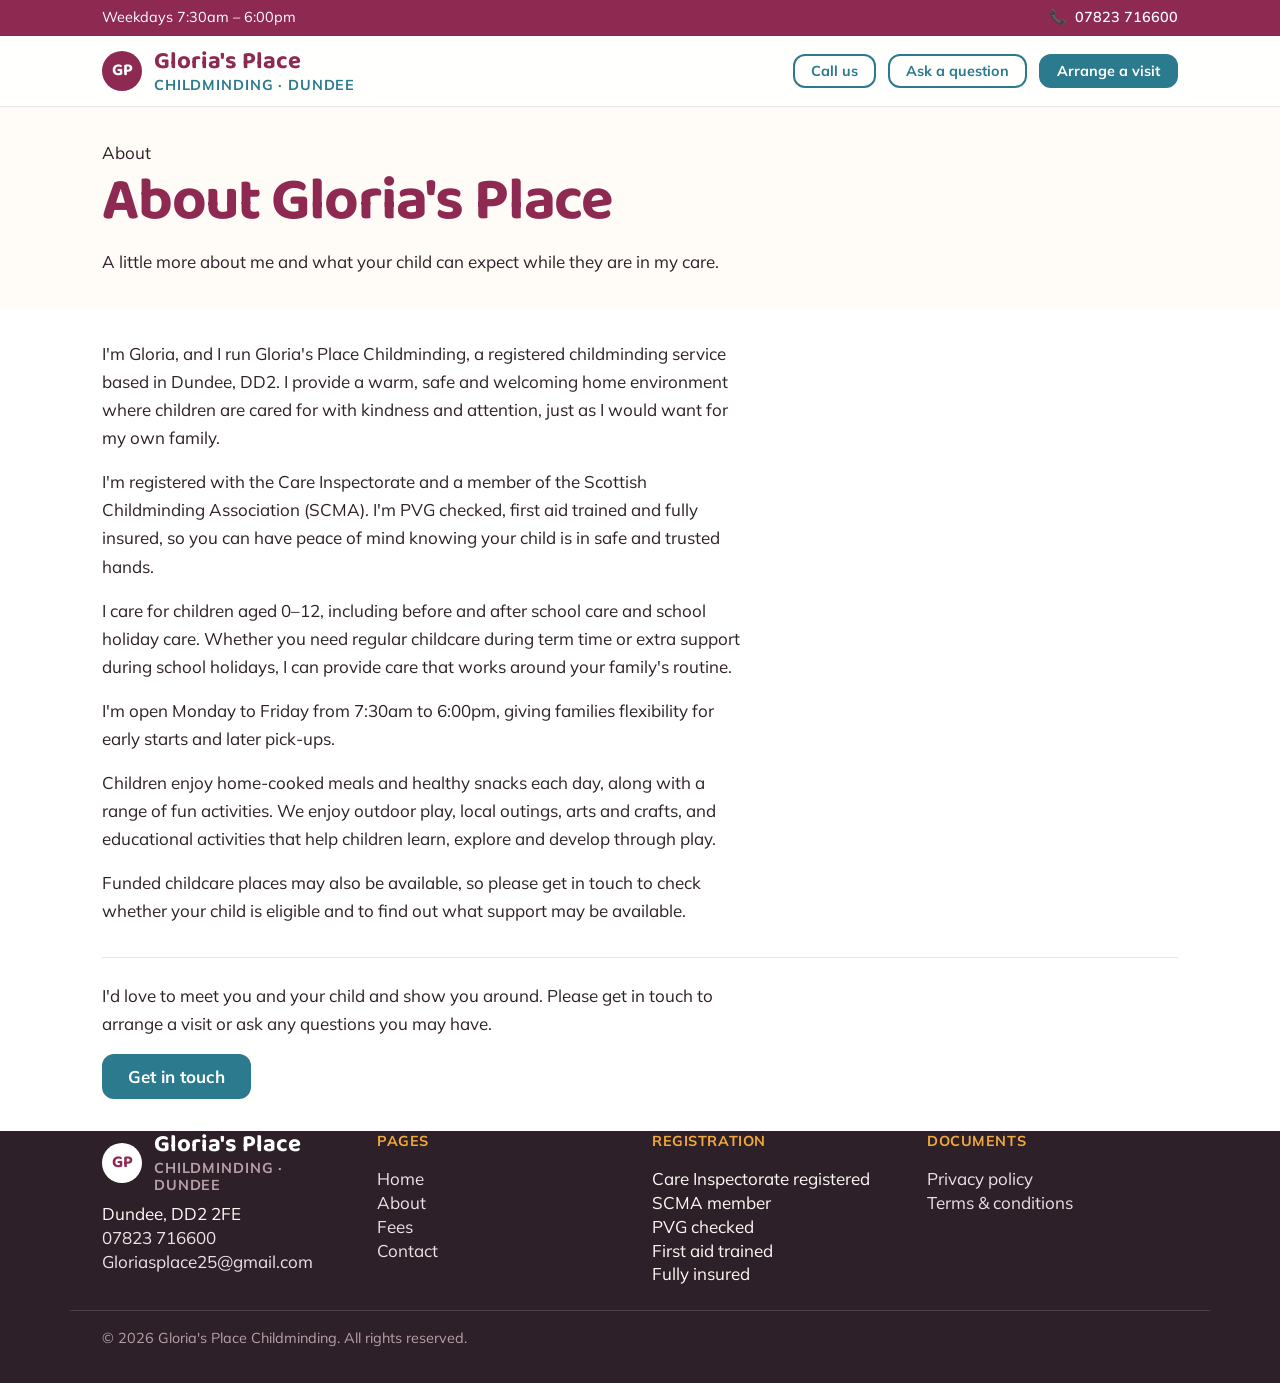
<file: about.html>
<!DOCTYPE html>
<html lang="en-GB">
<head>
  <meta charset="UTF-8">
  <meta name="viewport" content="width=device-width, initial-scale=1">
  <title>About Gloria | Gloria's Place Childminding — Dundee</title>
  <meta name="description" content="Meet Gloria, a Care Inspectorate registered childminder in Dundee DD2 — PVG checked, first aid trained and fully insured, caring for children aged 0–12.">
  <link rel="canonical" href="https://www.gloriasplacechildminding.com/about.html">

  <!-- Favicon -->
  <link rel="icon" href="/favicon.ico" sizes="any">
  <link rel="apple-touch-icon" href="/apple-touch-icon.png">

  <!-- Open Graph -->
  <meta property="og:type" content="website">
  <meta property="og:title" content="About Gloria | Gloria's Place Childminding — Dundee">
  <meta property="og:description" content="Meet Gloria — a Care Inspectorate registered, PVG checked childminder in Dundee DD2, offering warm, home-based care for children aged 0–12.">
  <meta property="og:url" content="https://www.gloriasplacechildminding.com/about.html">
  <meta property="og:image" content="https://www.gloriasplacechildminding.com/img/flyer.jpg">
  <meta property="og:locale" content="en_GB">

  <!-- Fonts: Baloo 2 (headings) + Mulish (body) — see css/styles.css --font-heading / --font-body -->
  <link rel="preconnect" href="https://fonts.googleapis.com">
  <link rel="preconnect" href="https://fonts.gstatic.com" crossorigin>
  <link href="https://fonts.googleapis.com/css2?family=Baloo+2:wght@500;600;700&family=Mulish:ital,wght@0,400;0,500;0,600;0,700;1,400&display=swap" rel="stylesheet">

  <link rel="stylesheet" href="css/styles.css">

  <!-- Person structured data — deliberately minimal: this page introduces
       Gloria, so a ProfilePage/Person pairing is the correct schema.org fit
       (see https://schema.org/ProfilePage). It references the ChildCare
       business by name+url via "worksFor" rather than repeating the full
       address/phone/hours block already on index.html — duplicating that
       detailed business data across pages risks Google treating them as
       conflicting/stale copies of the same entity instead of one source
       of truth. -->
  <script type="application/ld+json">
  {
    "@context": "https://schema.org",
    "@type": "ProfilePage",
    "mainEntity": {
      "@type": "Person",
      "name": "Gloria",
      "jobTitle": "Registered Childminder",
      "worksFor": {
        "@type": "ChildCare",
        "name": "Gloria's Place Childminding",
        "url": "https://www.gloriasplacechildminding.com/"
      }
    }
  }
  </script>

  <style>
    /* ==========================================================================
       Page-specific CSS for about.html
       Shared chrome rules copied verbatim from privacy.html so the header,
       nav, footer and mobile bar match exactly. Not yet in css/styles.css —
       move into the stylesheet once stable (see index.html's own note).
       ========================================================================== */

    /* --------------------------------------------------------------------------
       Utility strip — thin bar above the main header
       White text verified against --berry — 8.1:1, passes WCAG AA.
       -------------------------------------------------------------------------- */
    .utility-strip {
      background: var(--berry);
      color: #fff;
    }

    .utility-strip__inner {
      display: flex;
      align-items: center;
      justify-content: space-between;
      gap: var(--space-4);
      height: 36px;
      font-size: var(--step--1);
    }

    .utility-strip__hours {
      white-space: nowrap;
    }

    .utility-strip__phone {
      display: inline-flex;
      align-items: center;
      gap: var(--space-2);
      color: #fff;
      text-decoration: none;
      font-weight: 600;
      white-space: nowrap;
    }

    .utility-strip__phone:hover {
      text-decoration: underline;
    }

    @media (max-width: 639.98px) {
      .utility-strip {
        display: none;
      }
    }

    /* --------------------------------------------------------------------------
       Sticky header + nav disclosure
       -------------------------------------------------------------------------- */
    .site-header {
      position: sticky;
      top: 0;
      z-index: 50;
      background: rgba(255, 255, 255, 0.85);
      backdrop-filter: blur(8px);
      -webkit-backdrop-filter: blur(8px);
      border-bottom: 1px solid var(--n-200);
    }

    body.nav-open .site-header {
      backdrop-filter: none;
      -webkit-backdrop-filter: none;
    }

    .site-header__inner {
      display: grid;
      grid-template-columns: auto 1fr auto;
      align-items: center;
      gap: var(--space-4);
      padding-block: var(--space-3);
    }

    .logo {
      display: inline-flex;
      align-items: center;
      gap: var(--space-3);
      text-decoration: none;
    }

    .logo__mark {
      display: inline-flex;
      align-items: center;
      justify-content: center;
      width: 40px;
      height: 40px;
      flex-shrink: 0;
      border-radius: 50%;
      background: var(--berry);
      color: #fff;
      font-family: var(--font-heading);
      font-weight: 700;
      font-size: var(--step-0);
    }

    .logo__lockup {
      display: flex;
      flex-direction: column;
      line-height: 1.2;
    }

    .logo__name {
      font-family: var(--font-heading);
      font-size: var(--step-1);
      font-weight: 700;
      color: var(--berry);
    }

    .logo__tagline {
      font-size: var(--step--1);
      font-weight: 700;
      text-transform: uppercase;
      letter-spacing: 0.06em;
      color: var(--teal);
    }

    .site-nav {
      justify-self: center;
    }

    .site-header__actions {
      display: flex;
      align-items: center;
      gap: var(--space-3);
      justify-self: end;
      flex-shrink: 0;
    }

    @media (max-width: 899.98px) {
      .nav-call,
      .nav-question {
        display: none;
      }
    }

    .nav-disclosure {
      position: relative;
    }

    .nav-toggle {
      display: inline-flex;
      align-items: center;
      gap: var(--space-2);
      list-style: none;
      cursor: pointer;
      padding: var(--space-2) var(--space-3);
      border-radius: var(--radius-sm);
      font-weight: 600;
      color: var(--ink);
    }

    .nav-toggle::-webkit-details-marker {
      display: none;
    }

    .nav-toggle__bars,
    .nav-toggle__bars::before,
    .nav-toggle__bars::after {
      display: block;
      width: 22px;
      height: 2px;
      background: var(--ink);
      border-radius: 2px;
    }

    .nav-toggle__bars {
      position: relative;
    }

    .nav-toggle__bars::before,
    .nav-toggle__bars::after {
      content: "";
      position: absolute;
      left: 0;
    }

    .nav-toggle__bars::before {
      top: -7px;
    }

    .nav-toggle__bars::after {
      top: 7px;
    }

    .nav-links {
      display: flex;
      flex-direction: column;
      gap: var(--space-1);
      padding: var(--space-3) 0 0;
      margin: 0;
    }

    .nav-links a {
      display: block;
      padding: var(--space-2) var(--space-3);
      text-decoration: none;
      font-weight: 600;
      color: var(--ink);
      border-radius: var(--radius-sm);
    }

    .nav-links a:hover {
      color: var(--teal);
      background: var(--blush);
    }

    .nav-actions {
      display: flex;
      flex-direction: column;
      gap: var(--space-2);
      margin-top: var(--space-2);
      padding-top: var(--space-3);
      border-top: 1px solid var(--n-200);
    }

    .nav-actions__row {
      display: grid;
      grid-template-columns: 1fr 1fr;
      gap: var(--space-2);
    }

    @media (max-width: 899.98px) {
      .nav-disclosure:not([open]) .nav-panel {
        display: none;
      }

      .nav-panel {
        position: fixed;
        inset: 0;
        z-index: 70;
        display: flex;
        flex-direction: column;
        background: var(--cream);
        padding: var(--space-3);
        overflow-y: auto;
      }

      .nav-panel__top {
        display: flex;
        align-items: center;
        justify-content: space-between;
        gap: var(--space-3);
        flex-shrink: 0;
        padding-bottom: var(--space-3);
        border-bottom: 1px solid var(--n-200);
      }

      .nav-panel__close {
        display: inline-flex;
        align-items: center;
        justify-content: center;
        width: 40px;
        height: 40px;
        flex-shrink: 0;
        border: none;
        background: transparent;
        border-radius: var(--radius-sm);
        font-size: 1.75rem;
        line-height: 1;
        color: var(--ink);
      }

      .nav-panel__close:hover {
        background: var(--blush);
      }

      .nav-panel .nav-links {
        margin-top: var(--space-3);
        gap: 0;
      }

      .nav-panel .nav-links a {
        display: flex;
        align-items: center;
        min-height: 40px;
        padding: 6px var(--space-2);
        white-space: nowrap;
      }

      .nav-panel .nav-actions {
        margin-top: auto;
        padding-top: var(--space-3);
        border-top: none;
      }
    }

    @media (min-width: 900px) {
      .nav-toggle {
        display: none;
      }

      .nav-links {
        display: flex !important;
        flex-direction: row;
        gap: var(--space-3);
        padding: 0;
      }

      .nav-links a {
        padding: var(--space-2) 0;
      }

      .nav-panel__top {
        display: none !important;
      }

      .nav-actions {
        display: none !important;
      }

      .nav-cta {
        flex-shrink: 0;
      }
    }

    @media (min-width: 1100px) {
      .nav-links {
        gap: var(--space-5);
      }
    }

    @media (max-width: 399.98px) {
      .site-header__actions {
        display: none;
      }
    }

    /* Footer styles now live in css/styles.css — shared with index.html. */

    /* --------------------------------------------------------------------------
       Sticky mobile action bar
       -------------------------------------------------------------------------- */
    .mobile-bar {
      position: fixed;
      left: 0;
      right: 0;
      bottom: 0;
      z-index: 60;
      display: flex;
      box-shadow: var(--shadow);
      border-top: 1px solid var(--n-200);
    }

    .mobile-bar__link {
      flex: 1 1 50%;
      display: flex;
      align-items: center;
      justify-content: center;
      gap: var(--space-2);
      padding: var(--space-4);
      font-weight: 700;
      text-decoration: none;
      color: #fff;
    }

    .mobile-bar__link--call {
      background: var(--teal);
    }

    .mobile-bar__link--enquire {
      background: var(--berry);
    }

    @media (min-width: 760px) {
      .mobile-bar {
        display: none;
      }
    }

    body.nav-open .mobile-bar {
      display: none;
    }

    @media (max-width: 759.98px) {
      body {
        padding-bottom: 4.25rem;
      }
    }

    /* --------------------------------------------------------------------------
       About page content
       -------------------------------------------------------------------------- */
    .legal-intro h1 {
      margin-bottom: var(--space-3);
    }

    .about-content p + p {
      margin-top: var(--space-4);
    }

    .about-cta {
      margin-top: var(--space-6);
      padding-top: var(--space-5);
      border-top: 1px solid var(--n-200);
    }

    .about-cta p {
      margin-bottom: var(--space-4);
    }
  </style>
</head>
<body>
  <a class="skip" href="#main">Skip to main content</a>

  <!-- ==========================================================================
       Utility strip
       ========================================================================== -->
  <div class="utility-strip">
    <div class="wrap utility-strip__inner">
      <p class="utility-strip__hours">Weekdays 7:30am – 6:00pm</p>
      <a class="utility-strip__phone" href="tel:07823716600">
        <span aria-hidden="true">&#128222;</span> 07823 716600
      </a>
    </div>
  </div>

  <!-- ==========================================================================
       Header
       ========================================================================== -->
  <header class="site-header">
    <div class="wrap site-header__inner">
      <a class="logo" href="index.html">
        <span class="logo__mark" aria-hidden="true">GP</span>
        <span class="logo__lockup">
          <span class="logo__name">Gloria's Place</span>
          <span class="logo__tagline">Childminding · Dundee</span>
        </span>
      </a>

      <nav class="site-nav" aria-label="Primary">
        <details class="nav-disclosure">
          <summary class="nav-toggle" aria-label="Menu">
            <span class="nav-toggle__bars" aria-hidden="true"></span>
            Menu
          </summary>
          <div class="nav-panel">
            <div class="nav-panel__top">
              <a class="logo" href="index.html">
                <span class="logo__mark" aria-hidden="true">GP</span>
                <span class="logo__lockup">
                  <span class="logo__name">Gloria's Place</span>
                  <span class="logo__tagline">Childminding · Dundee</span>
                </span>
              </a>
              <button type="button" class="nav-panel__close" aria-label="Close menu">
                <span aria-hidden="true">&times;</span>
              </button>
            </div>

            <ul class="nav-links">
              <li><a href="index.html#top">Home</a></li>
              <li><a href="about.html">About</a></li>
              <li><a href="index.html#included">What's included</a></li>
              <li><a href="fees.html">Fees</a></li>
              <li><a href="index.html#faq">Questions</a></li>
              <li><a href="contact.html">Contact</a></li>
            </ul>

            <div class="nav-actions">
              <a class="btn btn--primary btn--wide" href="index.html?intent=visit#enquiry">Arrange a visit</a>
              <div class="nav-actions__row">
                <a class="btn btn--ghost" href="tel:07823716600">Call us</a>
                <a class="btn btn--ghost" href="index.html?intent=question#enquiry">Ask us</a>
              </div>
            </div>
          </div>
        </details>
      </nav>

      <div class="site-header__actions">
        <a class="btn btn--ghost btn--sm nav-call" href="tel:07823716600">Call us</a>
        <a class="btn btn--ghost btn--sm nav-question" href="index.html?intent=question#enquiry">Ask a question</a>
        <a class="btn btn--primary btn--sm nav-cta" href="index.html?intent=visit#enquiry">Arrange a visit</a>
      </div>
    </div>
  </header>

  <main id="main">
    <!-- ==========================================================================
         About intro
         ========================================================================== -->
    <section class="band">
      <div class="wrap legal-intro">
        <p class="eyebrow">About</p>
        <h1>About Gloria's Place</h1>
        <p>A little more about me and what your child can expect while they are in my care.</p>
      </div>
    </section>

    <section class="band band--paper">
      <div class="wrap prose about-content">
        <p>I'm Gloria, and I run Gloria's Place Childminding, a registered childminding service based in Dundee, DD2. I provide a warm, safe and welcoming home environment where children are cared for with kindness and attention, just as I would want for my own family.</p>

        <p>I'm registered with the Care Inspectorate and a member of the Scottish Childminding Association (SCMA). I'm PVG checked, first aid trained and fully insured, so you can have peace of mind knowing your child is in safe and trusted hands.</p>

        <p>I care for children aged 0–12, including before and after school care and school holiday care. Whether you need regular childcare during term time or extra support during school holidays, I can provide care that works around your family's routine.</p>

        <p>I'm open Monday to Friday from 7:30am to 6:00pm, giving families flexibility for early starts and later pick-ups.</p>

        <p>Children enjoy home-cooked meals and healthy snacks each day, along with a range of fun activities. We enjoy outdoor play, local outings, arts and crafts, and educational activities that help children learn, explore and develop through play.</p>

        <p>Funded childcare places may also be available, so please get in touch to check whether your child is eligible and to find out what support may be available.</p>

        <div class="about-cta">
          <p>I'd love to meet you and your child and show you around. Please get in touch to arrange a visit or ask any questions you may have.</p>
          <a class="btn btn--primary" href="index.html#enquiry">Get in touch</a>
        </div>
      </div>
    </section>
  </main>

  <!-- ==========================================================================
       Footer
       ========================================================================== -->
  <footer class="site-footer">
    <div class="wrap footer__inner">
      <div class="footer__col">
        <div class="logo">
          <span class="logo__mark" aria-hidden="true">GP</span>
          <span class="logo__lockup">
            <span class="logo__name">Gloria's Place</span>
            <span class="logo__tagline">Childminding · Dundee</span>
          </span>
        </div>
        <address>
          Dundee, DD2 2FE<br class="footer__addr-break">
          <a href="tel:07823716600">07823 716600</a><br>
          <a href="mailto:Gloriasplace25@gmail.com">Gloriasplace25@gmail.com</a>
        </address>
      </div>

      <div class="footer__col footer__col--pages">
        <p class="footer__heading">Pages</p>
        <ul class="footer__links-list">
          <li><a href="index.html#top">Home</a></li>
          <li><a href="about.html">About</a></li>
          <li><a href="fees.html">Fees</a></li>
          <li><a href="contact.html">Contact</a></li>
        </ul>
      </div>

      <div class="footer__col footer__col--documents">
        <p class="footer__heading">Documents</p>
        <ul class="footer__links-list">
          <li><a href="privacy.html">Privacy policy</a></li>
          <!-- TODO: build terms.html — placeholder link until the page exists -->
          <li><a href="#">Terms &amp; conditions</a></li>
        </ul>
      </div>

      <div class="footer__col footer__col--registration">
        <p class="footer__heading">Registration</p>
        <ul class="footer__links-list">
          <li>Care Inspectorate registered</li>
          <li>SCMA member</li>
          <li>PVG checked</li>
          <li>First aid trained</li>
          <li>Fully insured</li>
        </ul>
        <!-- TODO: insert the actual Care Inspectorate registration/CS number here once confirmed -->
      </div>
    </div>

    <div class="wrap footer__bottom">
      <p>&copy; 2026 Gloria's Place Childminding. All rights reserved.</p>
    </div>
  </footer>

  <!-- ==========================================================================
       Sticky mobile action bar
       ========================================================================== -->
  <div class="mobile-bar">
    <a class="mobile-bar__link mobile-bar__link--call" href="tel:07823716600">
      <span aria-hidden="true">&#128222;</span> Call
    </a>
    <a class="mobile-bar__link mobile-bar__link--enquire" href="index.html?intent=question#enquiry">
      <span aria-hidden="true">&#9993;</span> Enquire
    </a>
  </div>

  <script src="js/main.js"></script>
</body>
</html>
</file>
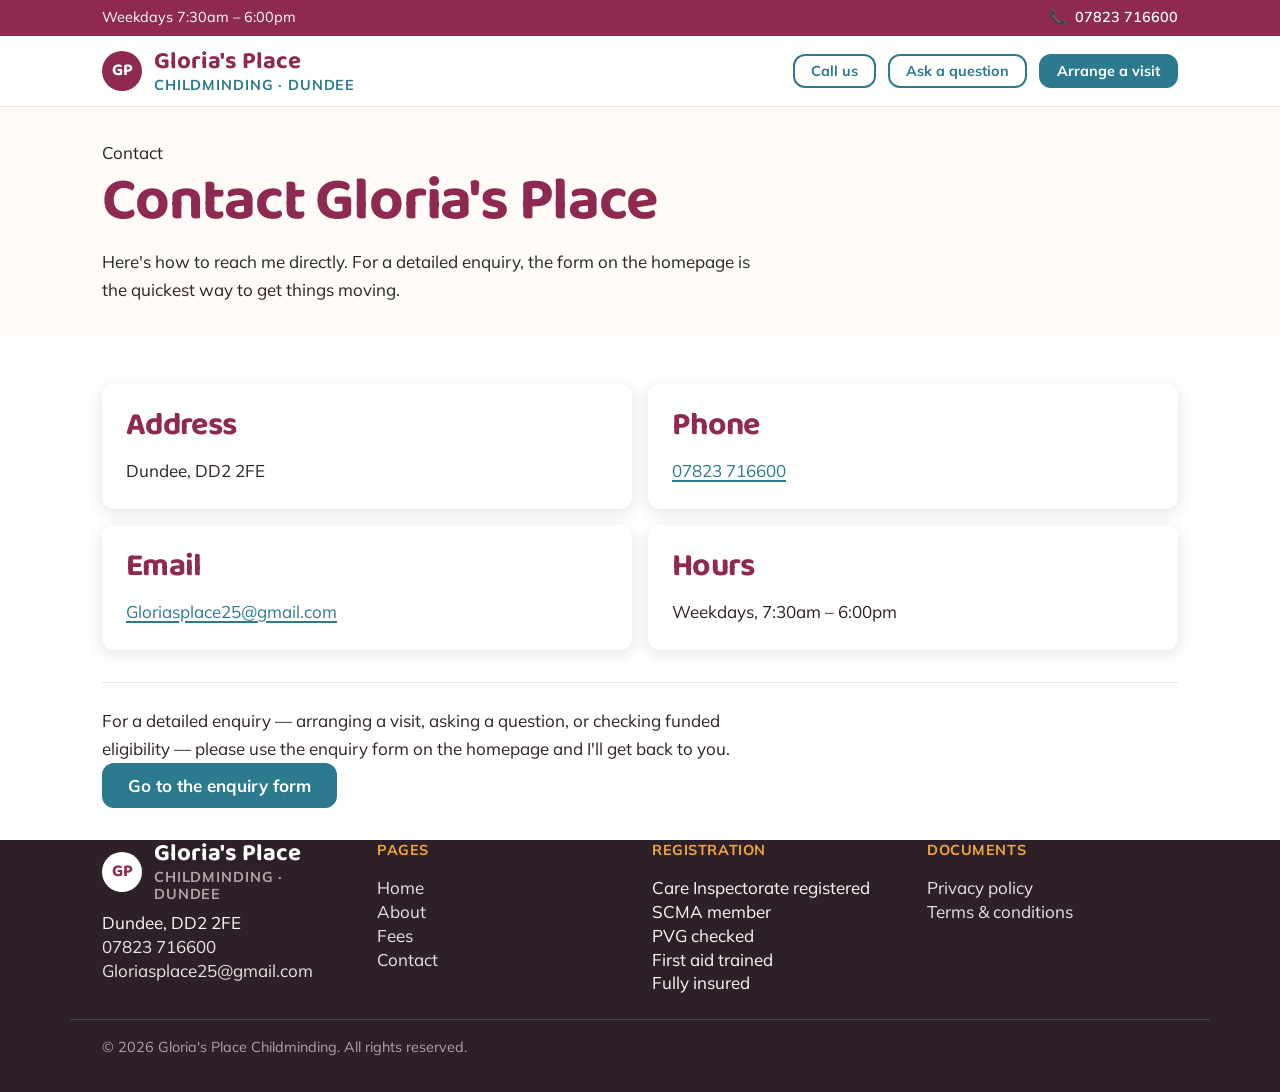
<file: contact.html>
<!DOCTYPE html>
<html lang="en-GB">
<head>
  <meta charset="UTF-8">
  <meta name="viewport" content="width=device-width, initial-scale=1">
  <title>Contact | Gloria's Place Childminding — Dundee</title>
  <meta name="description" content="Contact Gloria's Place Childminding, a registered childminder in Dundee DD2 2FE. Call, email, or use the enquiry form — open weekdays 7:30am–6:00pm.">
  <link rel="canonical" href="https://www.gloriasplacechildminding.com/contact.html">

  <!-- Favicon -->
  <link rel="icon" href="/favicon.ico" sizes="any">
  <link rel="apple-touch-icon" href="/apple-touch-icon.png">

  <!-- Open Graph -->
  <meta property="og:type" content="website">
  <meta property="og:title" content="Contact | Gloria's Place Childminding — Dundee">
  <meta property="og:description" content="Registered childminder in Dundee DD2 2FE. Call, email, or use the enquiry form — open weekdays 7:30am–6:00pm.">
  <meta property="og:url" content="https://www.gloriasplacechildminding.com/contact.html">
  <meta property="og:image" content="https://www.gloriasplacechildminding.com/img/flyer.jpg">
  <meta property="og:locale" content="en_GB">

  <!-- Fonts: Baloo 2 (headings) + Mulish (body) — see css/styles.css --font-heading / --font-body -->
  <link rel="preconnect" href="https://fonts.googleapis.com">
  <link rel="preconnect" href="https://fonts.gstatic.com" crossorigin>
  <link href="https://fonts.googleapis.com/css2?family=Baloo+2:wght@500;600;700&family=Mulish:ital,wght@0,400;0,500;0,600;0,700;1,400&display=swap" rel="stylesheet">

  <link rel="stylesheet" href="css/styles.css">

  <style>
    /* ==========================================================================
       Page-specific CSS for contact.html
       Shared chrome rules copied verbatim from privacy.html so the header,
       nav, footer and mobile bar match exactly. Not yet in css/styles.css —
       move into the stylesheet once stable (see index.html's own note).
       ========================================================================== */

    /* --------------------------------------------------------------------------
       Utility strip — thin bar above the main header
       White text verified against --berry — 8.1:1, passes WCAG AA.
       -------------------------------------------------------------------------- */
    .utility-strip {
      background: var(--berry);
      color: #fff;
    }

    .utility-strip__inner {
      display: flex;
      align-items: center;
      justify-content: space-between;
      gap: var(--space-4);
      height: 36px;
      font-size: var(--step--1);
    }

    .utility-strip__hours {
      white-space: nowrap;
    }

    .utility-strip__phone {
      display: inline-flex;
      align-items: center;
      gap: var(--space-2);
      color: #fff;
      text-decoration: none;
      font-weight: 600;
      white-space: nowrap;
    }

    .utility-strip__phone:hover {
      text-decoration: underline;
    }

    @media (max-width: 639.98px) {
      .utility-strip {
        display: none;
      }
    }

    /* --------------------------------------------------------------------------
       Sticky header + nav disclosure
       -------------------------------------------------------------------------- */
    .site-header {
      position: sticky;
      top: 0;
      z-index: 50;
      background: rgba(255, 255, 255, 0.85);
      backdrop-filter: blur(8px);
      -webkit-backdrop-filter: blur(8px);
      border-bottom: 1px solid var(--n-200);
    }

    body.nav-open .site-header {
      backdrop-filter: none;
      -webkit-backdrop-filter: none;
    }

    .site-header__inner {
      display: grid;
      grid-template-columns: auto 1fr auto;
      align-items: center;
      gap: var(--space-4);
      padding-block: var(--space-3);
    }

    .logo {
      display: inline-flex;
      align-items: center;
      gap: var(--space-3);
      text-decoration: none;
    }

    .logo__mark {
      display: inline-flex;
      align-items: center;
      justify-content: center;
      width: 40px;
      height: 40px;
      flex-shrink: 0;
      border-radius: 50%;
      background: var(--berry);
      color: #fff;
      font-family: var(--font-heading);
      font-weight: 700;
      font-size: var(--step-0);
    }

    .logo__lockup {
      display: flex;
      flex-direction: column;
      line-height: 1.2;
    }

    .logo__name {
      font-family: var(--font-heading);
      font-size: var(--step-1);
      font-weight: 700;
      color: var(--berry);
    }

    .logo__tagline {
      font-size: var(--step--1);
      font-weight: 700;
      text-transform: uppercase;
      letter-spacing: 0.06em;
      color: var(--teal);
    }

    .site-nav {
      justify-self: center;
    }

    .site-header__actions {
      display: flex;
      align-items: center;
      gap: var(--space-3);
      justify-self: end;
      flex-shrink: 0;
    }

    @media (max-width: 899.98px) {
      .nav-call,
      .nav-question {
        display: none;
      }
    }

    .nav-disclosure {
      position: relative;
    }

    .nav-toggle {
      display: inline-flex;
      align-items: center;
      gap: var(--space-2);
      list-style: none;
      cursor: pointer;
      padding: var(--space-2) var(--space-3);
      border-radius: var(--radius-sm);
      font-weight: 600;
      color: var(--ink);
    }

    .nav-toggle::-webkit-details-marker {
      display: none;
    }

    .nav-toggle__bars,
    .nav-toggle__bars::before,
    .nav-toggle__bars::after {
      display: block;
      width: 22px;
      height: 2px;
      background: var(--ink);
      border-radius: 2px;
    }

    .nav-toggle__bars {
      position: relative;
    }

    .nav-toggle__bars::before,
    .nav-toggle__bars::after {
      content: "";
      position: absolute;
      left: 0;
    }

    .nav-toggle__bars::before {
      top: -7px;
    }

    .nav-toggle__bars::after {
      top: 7px;
    }

    .nav-links {
      display: flex;
      flex-direction: column;
      gap: var(--space-1);
      padding: var(--space-3) 0 0;
      margin: 0;
    }

    .nav-links a {
      display: block;
      padding: var(--space-2) var(--space-3);
      text-decoration: none;
      font-weight: 600;
      color: var(--ink);
      border-radius: var(--radius-sm);
    }

    .nav-links a:hover {
      color: var(--teal);
      background: var(--blush);
    }

    .nav-actions {
      display: flex;
      flex-direction: column;
      gap: var(--space-2);
      margin-top: var(--space-2);
      padding-top: var(--space-3);
      border-top: 1px solid var(--n-200);
    }

    .nav-actions__row {
      display: grid;
      grid-template-columns: 1fr 1fr;
      gap: var(--space-2);
    }

    @media (max-width: 899.98px) {
      .nav-disclosure:not([open]) .nav-panel {
        display: none;
      }

      .nav-panel {
        position: fixed;
        inset: 0;
        z-index: 70;
        display: flex;
        flex-direction: column;
        background: var(--cream);
        padding: var(--space-3);
        overflow-y: auto;
      }

      .nav-panel__top {
        display: flex;
        align-items: center;
        justify-content: space-between;
        gap: var(--space-3);
        flex-shrink: 0;
        padding-bottom: var(--space-3);
        border-bottom: 1px solid var(--n-200);
      }

      .nav-panel__close {
        display: inline-flex;
        align-items: center;
        justify-content: center;
        width: 40px;
        height: 40px;
        flex-shrink: 0;
        border: none;
        background: transparent;
        border-radius: var(--radius-sm);
        font-size: 1.75rem;
        line-height: 1;
        color: var(--ink);
      }

      .nav-panel__close:hover {
        background: var(--blush);
      }

      .nav-panel .nav-links {
        margin-top: var(--space-3);
        gap: 0;
      }

      .nav-panel .nav-links a {
        display: flex;
        align-items: center;
        min-height: 40px;
        padding: 6px var(--space-2);
        white-space: nowrap;
      }

      .nav-panel .nav-actions {
        margin-top: auto;
        padding-top: var(--space-3);
        border-top: none;
      }
    }

    @media (min-width: 900px) {
      .nav-toggle {
        display: none;
      }

      .nav-links {
        display: flex !important;
        flex-direction: row;
        gap: var(--space-3);
        padding: 0;
      }

      .nav-links a {
        padding: var(--space-2) 0;
      }

      .nav-panel__top {
        display: none !important;
      }

      .nav-actions {
        display: none !important;
      }

      .nav-cta {
        flex-shrink: 0;
      }
    }

    @media (min-width: 1100px) {
      .nav-links {
        gap: var(--space-5);
      }
    }

    @media (max-width: 399.98px) {
      .site-header__actions {
        display: none;
      }
    }

    /* Footer styles now live in css/styles.css — shared with index.html. */

    /* --------------------------------------------------------------------------
       Sticky mobile action bar
       -------------------------------------------------------------------------- */
    .mobile-bar {
      position: fixed;
      left: 0;
      right: 0;
      bottom: 0;
      z-index: 60;
      display: flex;
      box-shadow: var(--shadow);
      border-top: 1px solid var(--n-200);
    }

    .mobile-bar__link {
      flex: 1 1 50%;
      display: flex;
      align-items: center;
      justify-content: center;
      gap: var(--space-2);
      padding: var(--space-4);
      font-weight: 700;
      text-decoration: none;
      color: #fff;
    }

    .mobile-bar__link--call {
      background: var(--teal);
    }

    .mobile-bar__link--enquire {
      background: var(--berry);
    }

    @media (min-width: 760px) {
      .mobile-bar {
        display: none;
      }
    }

    body.nav-open .mobile-bar {
      display: none;
    }

    @media (max-width: 759.98px) {
      body {
        padding-bottom: 4.25rem;
      }
    }

    /* --------------------------------------------------------------------------
       Contact page content
       -------------------------------------------------------------------------- */
    .legal-intro h1 {
      margin-bottom: var(--space-3);
    }

    .contact-grid {
      display: grid;
      gap: var(--space-4);
    }

    @media (min-width: 640px) {
      .contact-grid {
        grid-template-columns: repeat(2, 1fr);
      }
    }

    /* .card isn't in css/styles.css yet — copied verbatim from index.html's
       own page-specific block so these tiles pick up the same white card
       background, shadow, radius and padding used there. */
    .card {
      background: #fff;
      border-radius: var(--radius-md);
      box-shadow: var(--shadow);
      padding: var(--space-5);
    }

    .contact-grid .card h3 {
      margin-bottom: var(--space-2);
    }

    .contact-note {
      margin-top: var(--space-6);
      padding-top: var(--space-5);
      border-top: 1px solid var(--n-200);
    }
  </style>
</head>
<body>
  <a class="skip" href="#main">Skip to main content</a>

  <!-- ==========================================================================
       Utility strip
       ========================================================================== -->
  <div class="utility-strip">
    <div class="wrap utility-strip__inner">
      <p class="utility-strip__hours">Weekdays 7:30am – 6:00pm</p>
      <a class="utility-strip__phone" href="tel:07823716600">
        <span aria-hidden="true">&#128222;</span> 07823 716600
      </a>
    </div>
  </div>

  <!-- ==========================================================================
       Header
       ========================================================================== -->
  <header class="site-header">
    <div class="wrap site-header__inner">
      <a class="logo" href="index.html">
        <span class="logo__mark" aria-hidden="true">GP</span>
        <span class="logo__lockup">
          <span class="logo__name">Gloria's Place</span>
          <span class="logo__tagline">Childminding · Dundee</span>
        </span>
      </a>

      <nav class="site-nav" aria-label="Primary">
        <details class="nav-disclosure">
          <summary class="nav-toggle" aria-label="Menu">
            <span class="nav-toggle__bars" aria-hidden="true"></span>
            Menu
          </summary>
          <div class="nav-panel">
            <div class="nav-panel__top">
              <a class="logo" href="index.html">
                <span class="logo__mark" aria-hidden="true">GP</span>
                <span class="logo__lockup">
                  <span class="logo__name">Gloria's Place</span>
                  <span class="logo__tagline">Childminding · Dundee</span>
                </span>
              </a>
              <button type="button" class="nav-panel__close" aria-label="Close menu">
                <span aria-hidden="true">&times;</span>
              </button>
            </div>

            <ul class="nav-links">
              <li><a href="index.html#top">Home</a></li>
              <li><a href="about.html">About</a></li>
              <li><a href="index.html#included">What's included</a></li>
              <li><a href="fees.html">Fees</a></li>
              <li><a href="index.html#faq">Questions</a></li>
              <li><a href="contact.html">Contact</a></li>
            </ul>

            <div class="nav-actions">
              <a class="btn btn--primary btn--wide" href="index.html?intent=visit#enquiry">Arrange a visit</a>
              <div class="nav-actions__row">
                <a class="btn btn--ghost" href="tel:07823716600">Call us</a>
                <a class="btn btn--ghost" href="index.html?intent=question#enquiry">Ask us</a>
              </div>
            </div>
          </div>
        </details>
      </nav>

      <div class="site-header__actions">
        <a class="btn btn--ghost btn--sm nav-call" href="tel:07823716600">Call us</a>
        <a class="btn btn--ghost btn--sm nav-question" href="index.html?intent=question#enquiry">Ask a question</a>
        <a class="btn btn--primary btn--sm nav-cta" href="index.html?intent=visit#enquiry">Arrange a visit</a>
      </div>
    </div>
  </header>

  <main id="main">
    <!-- ==========================================================================
         Contact intro
         ========================================================================== -->
    <section class="band">
      <div class="wrap legal-intro">
        <p class="eyebrow">Contact</p>
        <h1>Contact Gloria's Place</h1>
        <p>Here's how to reach me directly. For a detailed enquiry, the form on the homepage is the quickest way to get things moving.</p>
        <p id="live-availability-badge" class="availability-badge" role="status" aria-live="polite" hidden></p>
      </div>
    </section>

    <section class="band band--paper">
      <div class="wrap">
        <div class="card-grid contact-grid">
          <article class="card">
            <h3>Address</h3>
            <p>Dundee, DD2 2FE</p>
          </article>
          <article class="card">
            <h3>Phone</h3>
            <p><a href="tel:07823716600">07823 716600</a></p>
          </article>
          <article class="card">
            <h3>Email</h3>
            <p><a href="mailto:Gloriasplace25@gmail.com">Gloriasplace25@gmail.com</a></p>
          </article>
          <article class="card">
            <h3>Hours</h3>
            <p>Weekdays, 7:30am – 6:00pm</p>
          </article>
        </div>

        <div class="contact-note">
          <p>For a detailed enquiry — arranging a visit, asking a question, or checking funded eligibility — please use the enquiry form on the homepage and I'll get back to you.</p>
          <a class="btn btn--primary" href="index.html#enquiry">Go to the enquiry form</a>
        </div>
      </div>
    </section>
  </main>

  <!-- ==========================================================================
       Footer
       ========================================================================== -->
  <footer class="site-footer">
    <div class="wrap footer__inner">
      <div class="footer__col">
        <div class="logo">
          <span class="logo__mark" aria-hidden="true">GP</span>
          <span class="logo__lockup">
            <span class="logo__name">Gloria's Place</span>
            <span class="logo__tagline">Childminding · Dundee</span>
          </span>
        </div>
        <address>
          Dundee, DD2 2FE<br class="footer__addr-break">
          <a href="tel:07823716600">07823 716600</a><br>
          <a href="mailto:Gloriasplace25@gmail.com">Gloriasplace25@gmail.com</a>
        </address>
      </div>

      <div class="footer__col footer__col--pages">
        <p class="footer__heading">Pages</p>
        <ul class="footer__links-list">
          <li><a href="index.html#top">Home</a></li>
          <li><a href="about.html">About</a></li>
          <li><a href="fees.html">Fees</a></li>
          <li><a href="contact.html">Contact</a></li>
        </ul>
      </div>

      <div class="footer__col footer__col--documents">
        <p class="footer__heading">Documents</p>
        <ul class="footer__links-list">
          <li><a href="privacy.html">Privacy policy</a></li>
          <!-- TODO: build terms.html — placeholder link until the page exists -->
          <li><a href="#">Terms &amp; conditions</a></li>
        </ul>
      </div>

      <div class="footer__col footer__col--registration">
        <p class="footer__heading">Registration</p>
        <ul class="footer__links-list">
          <li>Care Inspectorate registered</li>
          <li>SCMA member</li>
          <li>PVG checked</li>
          <li>First aid trained</li>
          <li>Fully insured</li>
        </ul>
        <!-- TODO: insert the actual Care Inspectorate registration/CS number here once confirmed -->
      </div>
    </div>

    <div class="wrap footer__bottom">
      <p>&copy; 2026 Gloria's Place Childminding. All rights reserved.</p>
    </div>
  </footer>

  <!-- ==========================================================================
       Sticky mobile action bar
       ========================================================================== -->
  <div class="mobile-bar">
    <a class="mobile-bar__link mobile-bar__link--call" href="tel:07823716600">
      <span aria-hidden="true">&#128222;</span> Call
    </a>
    <a class="mobile-bar__link mobile-bar__link--enquire" href="index.html?intent=question#enquiry">
      <span aria-hidden="true">&#9993;</span> Enquire
    </a>
  </div>

  <script src="js/main.js"></script>
  <script>
  (function () {
    "use strict";

    var SUPABASE_URL = "https://kbblexnmskeqhafbdxnx.supabase.co";
    var SUPABASE_ANON_KEY = "eyJhbGciOiJIUzI1NiIsInR5cCI6IkpXVCJ9.eyJpc3MiOiJzdXBhYmFzZSIsInJlZiI6ImtiYmxleG5tc2tlcWhhZmJkeG54Iiwicm9sZSI6ImFub24iLCJpYXQiOjE3ODczNDQ3NjcsImV4cCI6MjEwMjkyMDc2N30.W_TTpvBhGNIcuWMBy1476HAc5oC0QTpnkjOVEPyGtko";

    var STATUS_CLASSES = {
      "Accepting enquiries": "availability-badge--accepting",
      "Limited spots": "availability-badge--limited",
      "Full": "availability-badge--full",
      "Not currently available": "availability-badge--unavailable"
    };

    var badge = document.getElementById("live-availability-badge");
    if (!badge) return;

    fetch(SUPABASE_URL + "/rest/v1/site_settings?select=availability_status&id=eq.1", {
      headers: {
        "apikey": SUPABASE_ANON_KEY,
        "Authorization": "Bearer " + SUPABASE_ANON_KEY
      }
    })
      .then(function (response) {
        if (!response.ok) {
          throw new Error("Supabase request failed (" + response.status + ")");
        }
        return response.json();
      })
      .then(function (rows) {
        var status = rows && rows[0] && rows[0].availability_status;
        var statusClass = status && STATUS_CLASSES[status];
        if (!statusClass) {
          throw new Error("Unrecognized availability_status: " + status);
        }

        badge.textContent = status;
        badge.classList.add(statusClass);
        badge.hidden = false;
      })
      .catch(function (error) {
        console.error("Availability badge fetch failed:", error);
      });
  })();
  </script>
</body>
</html>
</file>
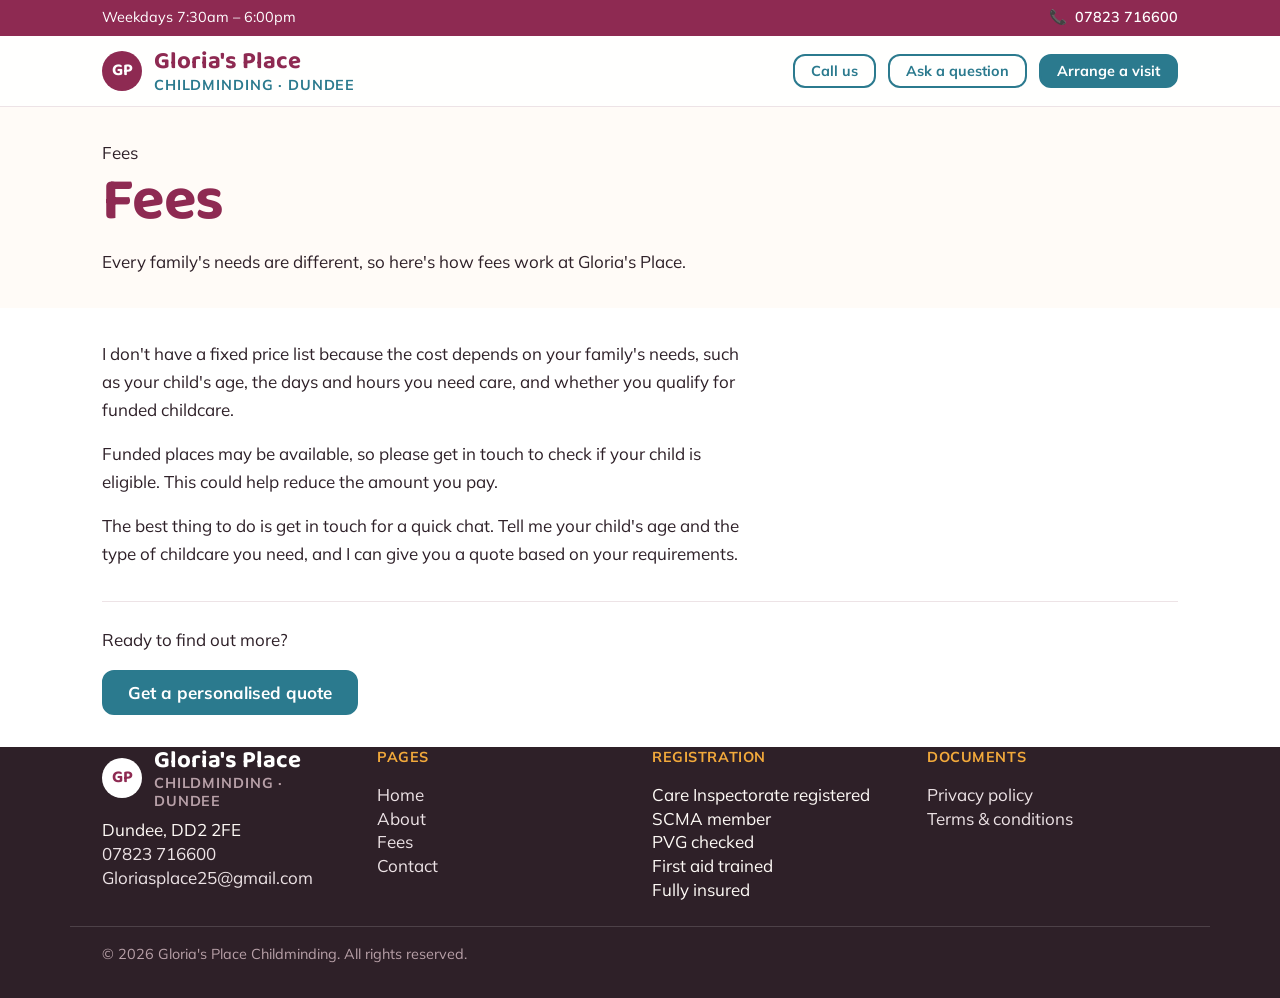
<file: fees.html>
<!DOCTYPE html>
<html lang="en-GB">
<head>
  <meta charset="UTF-8">
  <meta name="viewport" content="width=device-width, initial-scale=1">
  <title>Fees | Gloria's Place Childminding — Dundee</title>
  <meta name="description" content="Fees at Gloria's Place Childminding depend on your child's age, days and hours needed, and funded eligibility. Get in touch for a personalised quote.">
  <link rel="canonical" href="https://www.gloriasplacechildminding.com/fees.html">

  <!-- Favicon -->
  <link rel="icon" href="/favicon.ico" sizes="any">
  <link rel="apple-touch-icon" href="/apple-touch-icon.png">

  <!-- Open Graph -->
  <meta property="og:type" content="website">
  <meta property="og:title" content="Fees | Gloria's Place Childminding — Dundee">
  <meta property="og:description" content="Fees depend on your child's age, days/hours needed, and funded eligibility. Get in touch for a personalised quote.">
  <meta property="og:url" content="https://www.gloriasplacechildminding.com/fees.html">
  <meta property="og:image" content="https://www.gloriasplacechildminding.com/img/flyer.jpg">
  <meta property="og:locale" content="en_GB">

  <!-- Fonts: Baloo 2 (headings) + Mulish (body) — see css/styles.css --font-heading / --font-body -->
  <link rel="preconnect" href="https://fonts.googleapis.com">
  <link rel="preconnect" href="https://fonts.gstatic.com" crossorigin>
  <link href="https://fonts.googleapis.com/css2?family=Baloo+2:wght@500;600;700&family=Mulish:ital,wght@0,400;0,500;0,600;0,700;1,400&display=swap" rel="stylesheet">

  <link rel="stylesheet" href="css/styles.css">

  <style>
    /* ==========================================================================
       Page-specific CSS for fees.html
       Shared chrome rules copied verbatim from privacy.html so the header,
       nav, footer and mobile bar match exactly. Not yet in css/styles.css —
       move into the stylesheet once stable (see index.html's own note).
       ========================================================================== */

    /* --------------------------------------------------------------------------
       Utility strip — thin bar above the main header
       White text verified against --berry — 8.1:1, passes WCAG AA.
       -------------------------------------------------------------------------- */
    .utility-strip {
      background: var(--berry);
      color: #fff;
    }

    .utility-strip__inner {
      display: flex;
      align-items: center;
      justify-content: space-between;
      gap: var(--space-4);
      height: 36px;
      font-size: var(--step--1);
    }

    .utility-strip__hours {
      white-space: nowrap;
    }

    .utility-strip__phone {
      display: inline-flex;
      align-items: center;
      gap: var(--space-2);
      color: #fff;
      text-decoration: none;
      font-weight: 600;
      white-space: nowrap;
    }

    .utility-strip__phone:hover {
      text-decoration: underline;
    }

    @media (max-width: 639.98px) {
      .utility-strip {
        display: none;
      }
    }

    /* --------------------------------------------------------------------------
       Sticky header + nav disclosure
       -------------------------------------------------------------------------- */
    .site-header {
      position: sticky;
      top: 0;
      z-index: 50;
      background: rgba(255, 255, 255, 0.85);
      backdrop-filter: blur(8px);
      -webkit-backdrop-filter: blur(8px);
      border-bottom: 1px solid var(--n-200);
    }

    body.nav-open .site-header {
      backdrop-filter: none;
      -webkit-backdrop-filter: none;
    }

    .site-header__inner {
      display: grid;
      grid-template-columns: auto 1fr auto;
      align-items: center;
      gap: var(--space-4);
      padding-block: var(--space-3);
    }

    .logo {
      display: inline-flex;
      align-items: center;
      gap: var(--space-3);
      text-decoration: none;
    }

    .logo__mark {
      display: inline-flex;
      align-items: center;
      justify-content: center;
      width: 40px;
      height: 40px;
      flex-shrink: 0;
      border-radius: 50%;
      background: var(--berry);
      color: #fff;
      font-family: var(--font-heading);
      font-weight: 700;
      font-size: var(--step-0);
    }

    .logo__lockup {
      display: flex;
      flex-direction: column;
      line-height: 1.2;
    }

    .logo__name {
      font-family: var(--font-heading);
      font-size: var(--step-1);
      font-weight: 700;
      color: var(--berry);
    }

    .logo__tagline {
      font-size: var(--step--1);
      font-weight: 700;
      text-transform: uppercase;
      letter-spacing: 0.06em;
      color: var(--teal);
    }

    .site-nav {
      justify-self: center;
    }

    .site-header__actions {
      display: flex;
      align-items: center;
      gap: var(--space-3);
      justify-self: end;
      flex-shrink: 0;
    }

    @media (max-width: 899.98px) {
      .nav-call,
      .nav-question {
        display: none;
      }
    }

    .nav-disclosure {
      position: relative;
    }

    .nav-toggle {
      display: inline-flex;
      align-items: center;
      gap: var(--space-2);
      list-style: none;
      cursor: pointer;
      padding: var(--space-2) var(--space-3);
      border-radius: var(--radius-sm);
      font-weight: 600;
      color: var(--ink);
    }

    .nav-toggle::-webkit-details-marker {
      display: none;
    }

    .nav-toggle__bars,
    .nav-toggle__bars::before,
    .nav-toggle__bars::after {
      display: block;
      width: 22px;
      height: 2px;
      background: var(--ink);
      border-radius: 2px;
    }

    .nav-toggle__bars {
      position: relative;
    }

    .nav-toggle__bars::before,
    .nav-toggle__bars::after {
      content: "";
      position: absolute;
      left: 0;
    }

    .nav-toggle__bars::before {
      top: -7px;
    }

    .nav-toggle__bars::after {
      top: 7px;
    }

    .nav-links {
      display: flex;
      flex-direction: column;
      gap: var(--space-1);
      padding: var(--space-3) 0 0;
      margin: 0;
    }

    .nav-links a {
      display: block;
      padding: var(--space-2) var(--space-3);
      text-decoration: none;
      font-weight: 600;
      color: var(--ink);
      border-radius: var(--radius-sm);
    }

    .nav-links a:hover {
      color: var(--teal);
      background: var(--blush);
    }

    .nav-actions {
      display: flex;
      flex-direction: column;
      gap: var(--space-2);
      margin-top: var(--space-2);
      padding-top: var(--space-3);
      border-top: 1px solid var(--n-200);
    }

    .nav-actions__row {
      display: grid;
      grid-template-columns: 1fr 1fr;
      gap: var(--space-2);
    }

    @media (max-width: 899.98px) {
      .nav-disclosure:not([open]) .nav-panel {
        display: none;
      }

      .nav-panel {
        position: fixed;
        inset: 0;
        z-index: 70;
        display: flex;
        flex-direction: column;
        background: var(--cream);
        padding: var(--space-3);
        overflow-y: auto;
      }

      .nav-panel__top {
        display: flex;
        align-items: center;
        justify-content: space-between;
        gap: var(--space-3);
        flex-shrink: 0;
        padding-bottom: var(--space-3);
        border-bottom: 1px solid var(--n-200);
      }

      .nav-panel__close {
        display: inline-flex;
        align-items: center;
        justify-content: center;
        width: 40px;
        height: 40px;
        flex-shrink: 0;
        border: none;
        background: transparent;
        border-radius: var(--radius-sm);
        font-size: 1.75rem;
        line-height: 1;
        color: var(--ink);
      }

      .nav-panel__close:hover {
        background: var(--blush);
      }

      .nav-panel .nav-links {
        margin-top: var(--space-3);
        gap: 0;
      }

      .nav-panel .nav-links a {
        display: flex;
        align-items: center;
        min-height: 40px;
        padding: 6px var(--space-2);
        white-space: nowrap;
      }

      .nav-panel .nav-actions {
        margin-top: auto;
        padding-top: var(--space-3);
        border-top: none;
      }
    }

    @media (min-width: 900px) {
      .nav-toggle {
        display: none;
      }

      .nav-links {
        display: flex !important;
        flex-direction: row;
        gap: var(--space-3);
        padding: 0;
      }

      .nav-links a {
        padding: var(--space-2) 0;
      }

      .nav-panel__top {
        display: none !important;
      }

      .nav-actions {
        display: none !important;
      }

      .nav-cta {
        flex-shrink: 0;
      }
    }

    @media (min-width: 1100px) {
      .nav-links {
        gap: var(--space-5);
      }
    }

    @media (max-width: 399.98px) {
      .site-header__actions {
        display: none;
      }
    }

    /* Footer styles now live in css/styles.css — shared with index.html. */

    /* --------------------------------------------------------------------------
       Sticky mobile action bar
       -------------------------------------------------------------------------- */
    .mobile-bar {
      position: fixed;
      left: 0;
      right: 0;
      bottom: 0;
      z-index: 60;
      display: flex;
      box-shadow: var(--shadow);
      border-top: 1px solid var(--n-200);
    }

    .mobile-bar__link {
      flex: 1 1 50%;
      display: flex;
      align-items: center;
      justify-content: center;
      gap: var(--space-2);
      padding: var(--space-4);
      font-weight: 700;
      text-decoration: none;
      color: #fff;
    }

    .mobile-bar__link--call {
      background: var(--teal);
    }

    .mobile-bar__link--enquire {
      background: var(--berry);
    }

    @media (min-width: 760px) {
      .mobile-bar {
        display: none;
      }
    }

    body.nav-open .mobile-bar {
      display: none;
    }

    @media (max-width: 759.98px) {
      body {
        padding-bottom: 4.25rem;
      }
    }

    /* --------------------------------------------------------------------------
       Fees page content
       -------------------------------------------------------------------------- */
    .legal-intro h1 {
      margin-bottom: var(--space-3);
    }

    .fees-content p + p {
      margin-top: var(--space-4);
    }

    .fees-cta {
      margin-top: var(--space-6);
      padding-top: var(--space-5);
      border-top: 1px solid var(--n-200);
    }

    .fees-cta p {
      margin-bottom: var(--space-4);
    }
  </style>
</head>
<body>
  <a class="skip" href="#main">Skip to main content</a>

  <!-- ==========================================================================
       Utility strip
       ========================================================================== -->
  <div class="utility-strip">
    <div class="wrap utility-strip__inner">
      <p class="utility-strip__hours">Weekdays 7:30am – 6:00pm</p>
      <a class="utility-strip__phone" href="tel:07823716600">
        <span aria-hidden="true">&#128222;</span> 07823 716600
      </a>
    </div>
  </div>

  <!-- ==========================================================================
       Header
       ========================================================================== -->
  <header class="site-header">
    <div class="wrap site-header__inner">
      <a class="logo" href="index.html">
        <span class="logo__mark" aria-hidden="true">GP</span>
        <span class="logo__lockup">
          <span class="logo__name">Gloria's Place</span>
          <span class="logo__tagline">Childminding · Dundee</span>
        </span>
      </a>

      <nav class="site-nav" aria-label="Primary">
        <details class="nav-disclosure">
          <summary class="nav-toggle" aria-label="Menu">
            <span class="nav-toggle__bars" aria-hidden="true"></span>
            Menu
          </summary>
          <div class="nav-panel">
            <div class="nav-panel__top">
              <a class="logo" href="index.html">
                <span class="logo__mark" aria-hidden="true">GP</span>
                <span class="logo__lockup">
                  <span class="logo__name">Gloria's Place</span>
                  <span class="logo__tagline">Childminding · Dundee</span>
                </span>
              </a>
              <button type="button" class="nav-panel__close" aria-label="Close menu">
                <span aria-hidden="true">&times;</span>
              </button>
            </div>

            <ul class="nav-links">
              <li><a href="index.html#top">Home</a></li>
              <li><a href="about.html">About</a></li>
              <li><a href="index.html#included">What's included</a></li>
              <li><a href="fees.html">Fees</a></li>
              <li><a href="index.html#faq">Questions</a></li>
              <li><a href="contact.html">Contact</a></li>
            </ul>

            <div class="nav-actions">
              <a class="btn btn--primary btn--wide" href="index.html?intent=visit#enquiry">Arrange a visit</a>
              <div class="nav-actions__row">
                <a class="btn btn--ghost" href="tel:07823716600">Call us</a>
                <a class="btn btn--ghost" href="index.html?intent=question#enquiry">Ask us</a>
              </div>
            </div>
          </div>
        </details>
      </nav>

      <div class="site-header__actions">
        <a class="btn btn--ghost btn--sm nav-call" href="tel:07823716600">Call us</a>
        <a class="btn btn--ghost btn--sm nav-question" href="index.html?intent=question#enquiry">Ask a question</a>
        <a class="btn btn--primary btn--sm nav-cta" href="index.html?intent=visit#enquiry">Arrange a visit</a>
      </div>
    </div>
  </header>

  <main id="main">
    <!-- ==========================================================================
         Fees intro
         ========================================================================== -->
    <section class="band">
      <div class="wrap legal-intro">
        <p class="eyebrow">Fees</p>
        <h1>Fees</h1>
        <p>Every family's needs are different, so here's how fees work at Gloria's Place.</p>
      </div>
    </section>

    <section class="band band--paper">
      <div class="wrap prose fees-content">
        <p>I don't have a fixed price list because the cost depends on your family's needs, such as your child's age, the days and hours you need care, and whether you qualify for funded childcare.</p>

        <p>Funded places may be available, so please get in touch to check if your child is eligible. This could help reduce the amount you pay.</p>

        <p>The best thing to do is get in touch for a quick chat. Tell me your child's age and the type of childcare you need, and I can give you a quote based on your requirements.</p>

        <div class="fees-cta">
          <p>Ready to find out more?</p>
          <a class="btn btn--primary" href="index.html#enquiry">Get a personalised quote</a>
        </div>
      </div>
    </section>
  </main>

  <!-- ==========================================================================
       Footer
       ========================================================================== -->
  <footer class="site-footer">
    <div class="wrap footer__inner">
      <div class="footer__col">
        <div class="logo">
          <span class="logo__mark" aria-hidden="true">GP</span>
          <span class="logo__lockup">
            <span class="logo__name">Gloria's Place</span>
            <span class="logo__tagline">Childminding · Dundee</span>
          </span>
        </div>
        <address>
          Dundee, DD2 2FE<br class="footer__addr-break">
          <a href="tel:07823716600">07823 716600</a><br>
          <a href="mailto:Gloriasplace25@gmail.com">Gloriasplace25@gmail.com</a>
        </address>
      </div>

      <div class="footer__col footer__col--pages">
        <p class="footer__heading">Pages</p>
        <ul class="footer__links-list">
          <li><a href="index.html#top">Home</a></li>
          <li><a href="about.html">About</a></li>
          <li><a href="fees.html">Fees</a></li>
          <li><a href="contact.html">Contact</a></li>
        </ul>
      </div>

      <div class="footer__col footer__col--documents">
        <p class="footer__heading">Documents</p>
        <ul class="footer__links-list">
          <li><a href="privacy.html">Privacy policy</a></li>
          <!-- TODO: build terms.html — placeholder link until the page exists -->
          <li><a href="#">Terms &amp; conditions</a></li>
        </ul>
      </div>

      <div class="footer__col footer__col--registration">
        <p class="footer__heading">Registration</p>
        <ul class="footer__links-list">
          <li>Care Inspectorate registered</li>
          <li>SCMA member</li>
          <li>PVG checked</li>
          <li>First aid trained</li>
          <li>Fully insured</li>
        </ul>
        <!-- TODO: insert the actual Care Inspectorate registration/CS number here once confirmed -->
      </div>
    </div>

    <div class="wrap footer__bottom">
      <p>&copy; 2026 Gloria's Place Childminding. All rights reserved.</p>
    </div>
  </footer>

  <!-- ==========================================================================
       Sticky mobile action bar
       ========================================================================== -->
  <div class="mobile-bar">
    <a class="mobile-bar__link mobile-bar__link--call" href="tel:07823716600">
      <span aria-hidden="true">&#128222;</span> Call
    </a>
    <a class="mobile-bar__link mobile-bar__link--enquire" href="index.html?intent=question#enquiry">
      <span aria-hidden="true">&#9993;</span> Enquire
    </a>
  </div>

  <script src="js/main.js"></script>
</body>
</html>
</file>
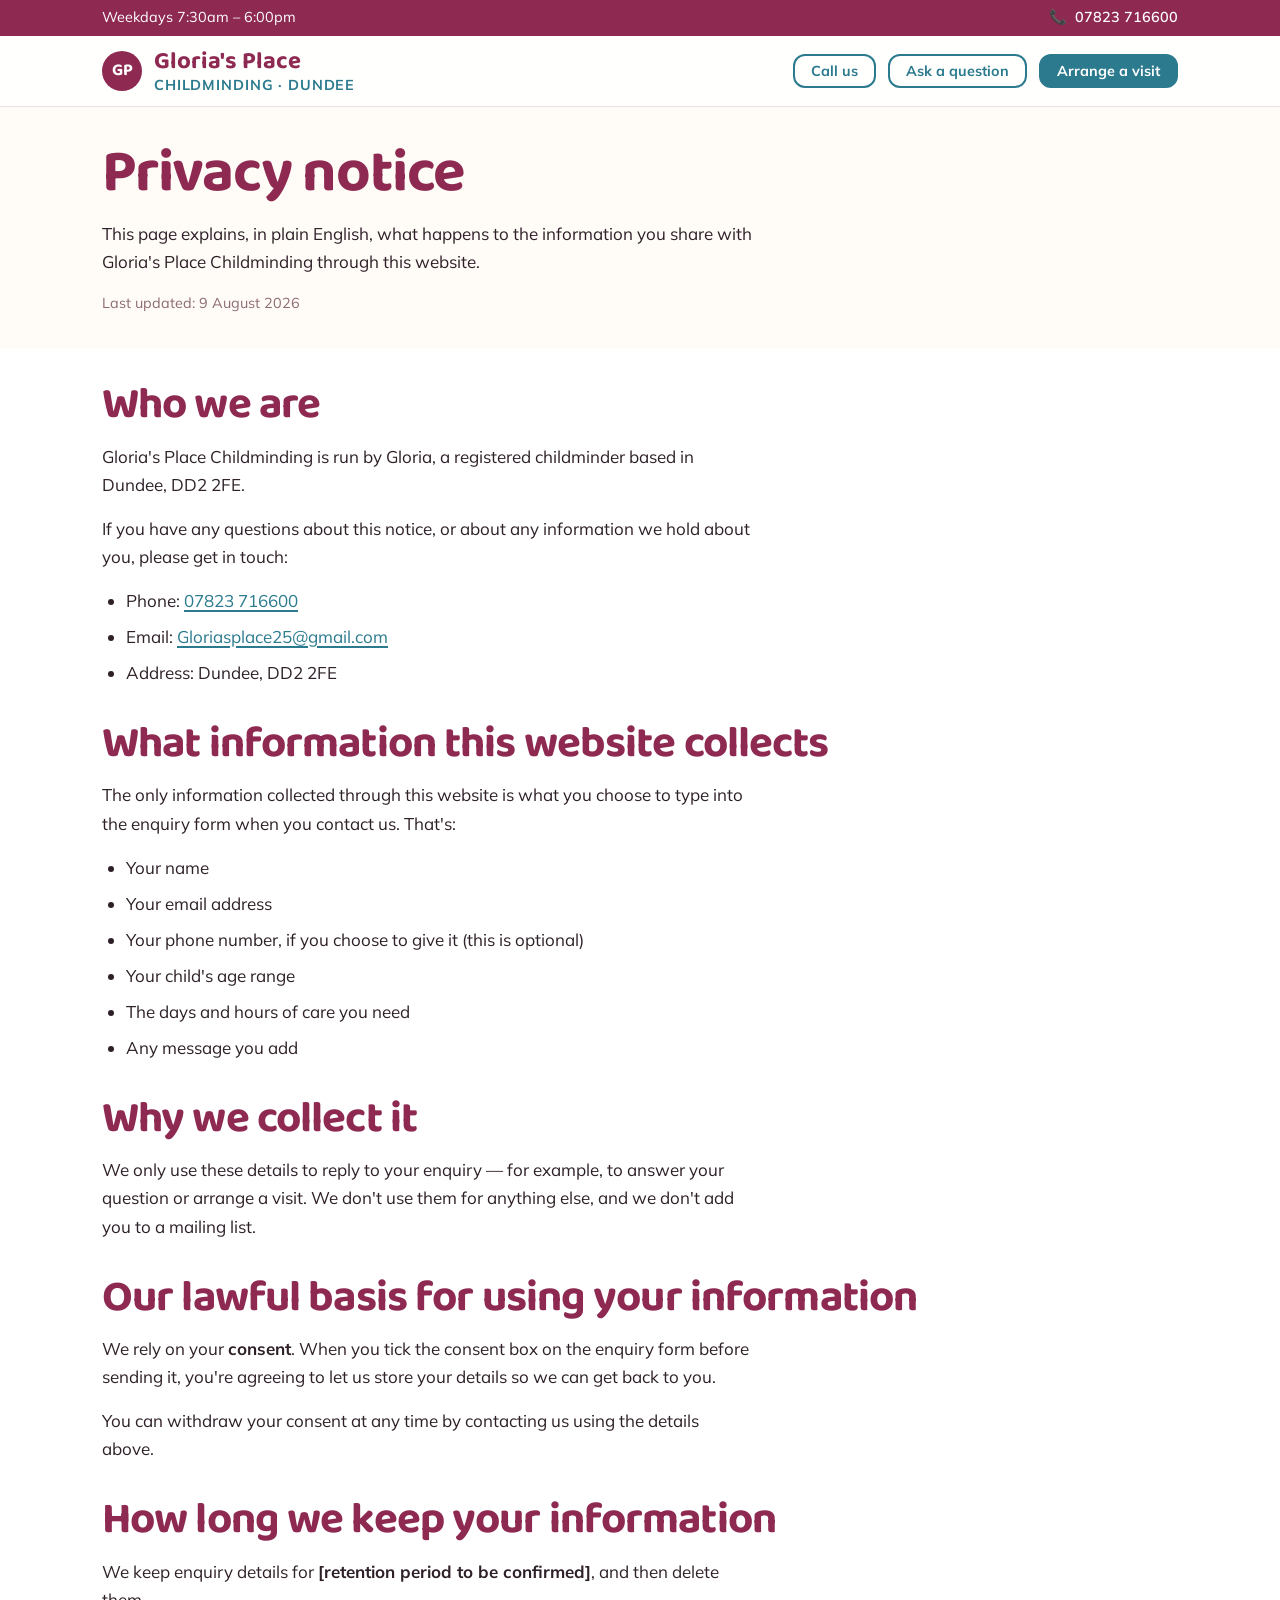
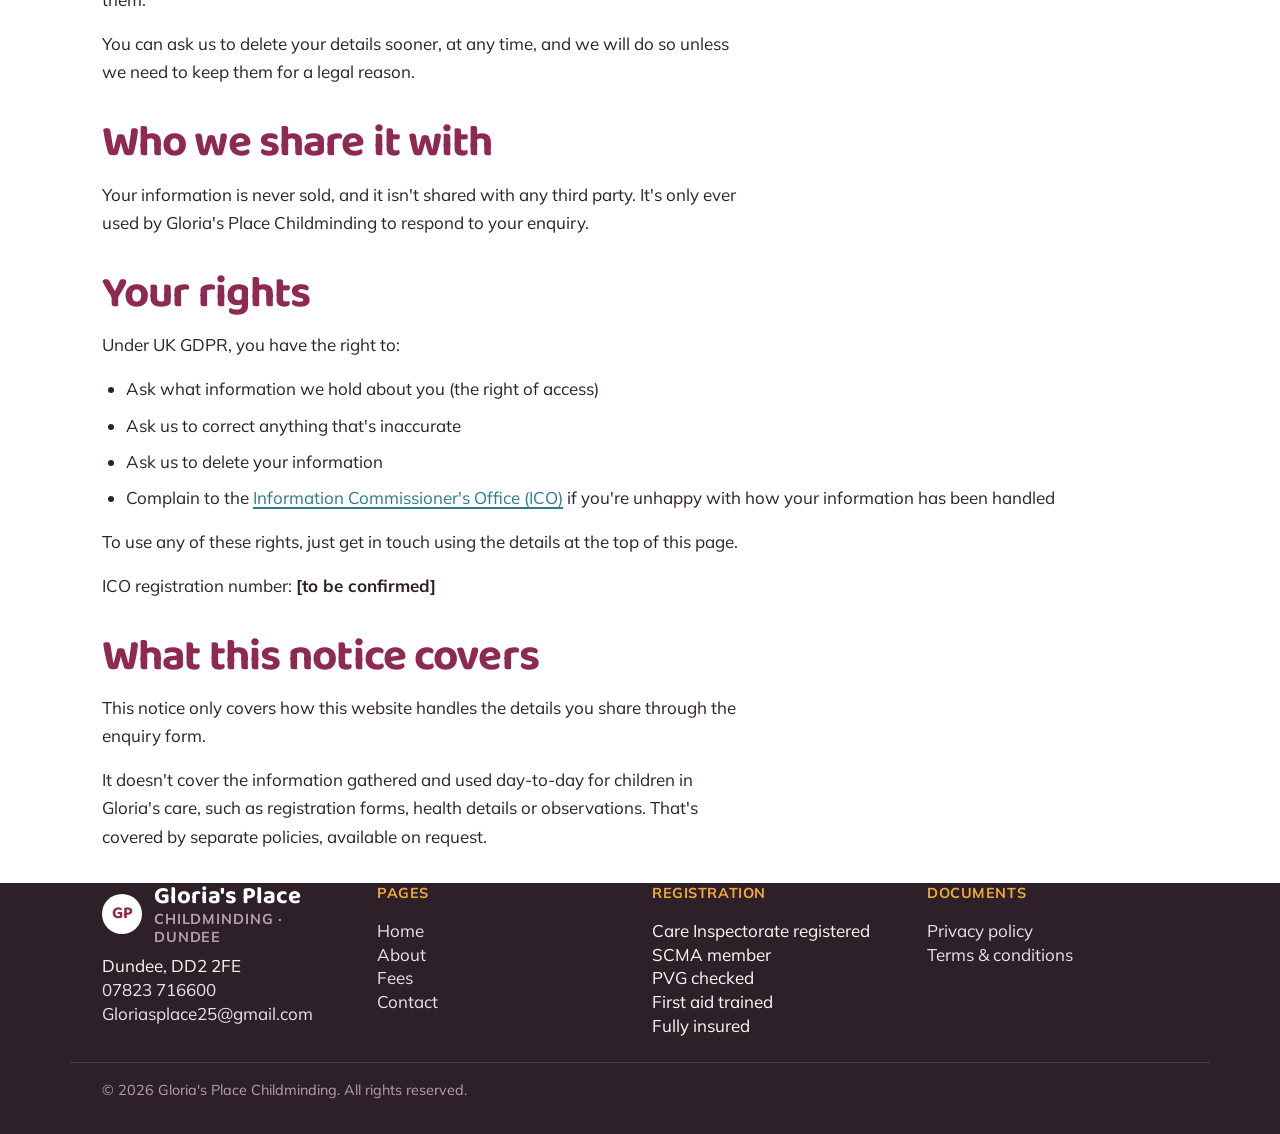
<file: privacy.html>
<!DOCTYPE html>
<html lang="en-GB">
<head>
  <meta charset="UTF-8">
  <meta name="viewport" content="width=device-width, initial-scale=1">
  <title>Privacy Notice | Gloria's Place Childminding — Dundee</title>
  <meta name="description" content="Privacy notice for Gloria's Place Childminding — what information is collected via the enquiry form, why, how long it's kept, and your UK GDPR rights.">
  <link rel="canonical" href="https://www.gloriasplacechildminding.com/privacy.html">

  <!-- Favicon -->
  <link rel="icon" href="/favicon.ico" sizes="any">
  <link rel="apple-touch-icon" href="/apple-touch-icon.png">

  <!-- Open Graph -->
  <meta property="og:type" content="website">
  <meta property="og:title" content="Privacy Notice | Gloria's Place Childminding — Dundee">
  <meta property="og:description" content="What information this website collects through the enquiry form, why, how long it's kept, and your rights under UK GDPR.">
  <meta property="og:url" content="https://www.gloriasplacechildminding.com/privacy.html">
  <meta property="og:image" content="https://www.gloriasplacechildminding.com/img/flyer.jpg">
  <meta property="og:locale" content="en_GB">

  <!-- Fonts: Baloo 2 (headings) + Mulish (body) — see css/styles.css --font-heading / --font-body -->
  <link rel="preconnect" href="https://fonts.googleapis.com">
  <link rel="preconnect" href="https://fonts.gstatic.com" crossorigin>
  <link href="https://fonts.googleapis.com/css2?family=Baloo+2:wght@500;600;700&family=Mulish:ital,wght@0,400;0,500;0,600;0,700;1,400&display=swap" rel="stylesheet">

  <link rel="stylesheet" href="css/styles.css">

  <style>
    /* ==========================================================================
       Page-specific CSS for privacy.html
       Shared chrome rules copied verbatim from index.html so the header,
       nav, footer and mobile bar match exactly. Not yet in css/styles.css —
       move into the stylesheet once stable (see index.html's own note).
       ========================================================================== */

    /* --------------------------------------------------------------------------
       Utility strip — thin bar above the main header
       White text verified against --berry — 8.1:1, passes WCAG AA.
       -------------------------------------------------------------------------- */
    .utility-strip {
      background: var(--berry);
      color: #fff;
    }

    .utility-strip__inner {
      display: flex;
      align-items: center;
      justify-content: space-between;
      gap: var(--space-4);
      height: 36px;
      font-size: var(--step--1);
    }

    .utility-strip__hours {
      white-space: nowrap;
    }

    .utility-strip__phone {
      display: inline-flex;
      align-items: center;
      gap: var(--space-2);
      color: #fff;
      text-decoration: none;
      font-weight: 600;
      white-space: nowrap;
    }

    .utility-strip__phone:hover {
      text-decoration: underline;
    }

    @media (max-width: 639.98px) {
      .utility-strip {
        display: none;
      }
    }

    /* --------------------------------------------------------------------------
       Sticky header + nav disclosure
       -------------------------------------------------------------------------- */
    .site-header {
      position: sticky;
      top: 0;
      z-index: 50;
      background: rgba(255, 255, 255, 0.85);
      backdrop-filter: blur(8px);
      -webkit-backdrop-filter: blur(8px);
      border-bottom: 1px solid var(--n-200);
    }

    /* backdrop-filter (above) makes .site-header a containing block for
       any position:fixed descendant — including .nav-panel, which is
       exactly such a descendant once the mobile menu opens. Left as-is,
       the "full-screen" panel would be trapped inside the ~80px header
       bar instead of covering the viewport. Drop the filter while the
       panel is open so .nav-panel's fixed positioning resolves against
       the real viewport instead. */
    body.nav-open .site-header {
      backdrop-filter: none;
      -webkit-backdrop-filter: none;
    }

    .site-header__inner {
      display: grid;
      grid-template-columns: auto 1fr auto;
      align-items: center;
      gap: var(--space-4);
      padding-block: var(--space-3);
    }

    .logo {
      display: inline-flex;
      align-items: center;
      gap: var(--space-3);
      text-decoration: none;
    }

    .logo__mark {
      display: inline-flex;
      align-items: center;
      justify-content: center;
      width: 40px;
      height: 40px;
      flex-shrink: 0;
      border-radius: 50%;
      background: var(--berry);
      color: #fff;
      font-family: var(--font-heading);
      font-weight: 700;
      font-size: var(--step-0);
    }

    .logo__lockup {
      display: flex;
      flex-direction: column;
      line-height: 1.2;
    }

    .logo__name {
      font-family: var(--font-heading);
      font-size: var(--step-1);
      font-weight: 700;
      color: var(--berry);
    }

    .logo__tagline {
      font-size: var(--step--1);
      font-weight: 700;
      text-transform: uppercase;
      letter-spacing: 0.06em;
      color: var(--teal);
    }

    .site-nav {
      justify-self: center;
    }

    .site-header__actions {
      display: flex;
      align-items: center;
      gap: var(--space-3);
      justify-self: end;
      flex-shrink: 0;
    }

    /* Below 900px only "Arrange a visit" stays visible in the header —
       "Call us" and "Ask a question" move into the hamburger menu
       (.nav-actions) instead, and calling is also available via the
       sticky mobile bar. */
    @media (max-width: 899.98px) {
      .nav-call,
      .nav-question {
        display: none;
      }
    }

    /* Mobile nav uses <details>/<summary> as a no-JS accessible disclosure */
    .nav-disclosure {
      position: relative;
    }

    .nav-toggle {
      display: inline-flex;
      align-items: center;
      gap: var(--space-2);
      list-style: none;
      cursor: pointer;
      padding: var(--space-2) var(--space-3);
      border-radius: var(--radius-sm);
      font-weight: 600;
      color: var(--ink);
    }

    .nav-toggle::-webkit-details-marker {
      display: none;
    }

    .nav-toggle__bars,
    .nav-toggle__bars::before,
    .nav-toggle__bars::after {
      display: block;
      width: 22px;
      height: 2px;
      background: var(--ink);
      border-radius: 2px;
    }

    .nav-toggle__bars {
      position: relative;
    }

    .nav-toggle__bars::before,
    .nav-toggle__bars::after {
      content: "";
      position: absolute;
      left: 0;
    }

    .nav-toggle__bars::before {
      top: -7px;
    }

    .nav-toggle__bars::after {
      top: 7px;
    }

    .nav-links {
      display: flex;
      flex-direction: column;
      gap: var(--space-1);
      padding: var(--space-3) 0 0;
      margin: 0;
    }

    .nav-links a {
      display: block;
      padding: var(--space-2) var(--space-3);
      text-decoration: none;
      font-weight: 600;
      color: var(--ink);
      border-radius: var(--radius-sm);
    }

    .nav-links a:hover {
      color: var(--teal);
      background: var(--blush);
    }

    /* Duplicate CTAs shown only inside the open hamburger menu, below
       900px, so "Call us" and "Ask us" aren't lost on mobile. */
    .nav-actions {
      display: flex;
      flex-direction: column;
      gap: var(--space-2);
      margin-top: var(--space-2);
      padding-top: var(--space-3);
      border-top: 1px solid var(--n-200);
    }

    .nav-actions__row {
      display: grid;
      grid-template-columns: 1fr 1fr;
      gap: var(--space-2);
    }

    /* Below 900px the open menu is a full-screen panel rather than an
       in-flow dropdown — the <nav> it lives in is only as wide as the
       hamburger button itself (see the header-overflow fix elsewhere in
       this file), far too narrow for the nav links and buttons once
       opened. Detaching it with position: fixed lets it use the whole
       viewport instead of being squeezed into that column.
       This also restores the browser's native "hide non-summary content
       while <details> is closed" behaviour, which the unconditional
       .nav-links{display:flex} above defeats (author styles always beat
       the UA stylesheet) — scoped to mobile only, so desktop's always-on
       horizontal nav (≥900px, below) is unaffected. */
    @media (max-width: 899.98px) {
      .nav-disclosure:not([open]) .nav-panel {
        display: none;
      }

      .nav-panel {
        position: fixed;
        inset: 0;
        z-index: 70;
        display: flex;
        flex-direction: column;
        background: var(--cream);
        padding: var(--space-3);
        overflow-y: auto;
      }

      .nav-panel__top {
        display: flex;
        align-items: center;
        justify-content: space-between;
        gap: var(--space-3);
        flex-shrink: 0;
        padding-bottom: var(--space-3);
        border-bottom: 1px solid var(--n-200);
      }

      .nav-panel__close {
        display: inline-flex;
        align-items: center;
        justify-content: center;
        width: 40px;
        height: 40px;
        flex-shrink: 0;
        border: none;
        background: transparent;
        border-radius: var(--radius-sm);
        font-size: 1.75rem;
        line-height: 1;
        color: var(--ink);
      }

      .nav-panel__close:hover {
        background: var(--blush);
      }

      .nav-panel .nav-links {
        margin-top: var(--space-3);
        gap: 0;
      }

      /* min-height (not just padding) guarantees the ≥40px tap target
         even if a link's text is short enough that padding alone
         wouldn't reach it; nowrap keeps "What's included" on one line
         now that the panel is full width, not a cramped 95px column. */
      .nav-panel .nav-links a {
        display: flex;
        align-items: center;
        min-height: 40px;
        padding: 6px var(--space-2);
        white-space: nowrap;
      }

      .nav-panel .nav-actions {
        margin-top: auto;
        padding-top: var(--space-3);
        border-top: none;
      }
    }

    @media (min-width: 900px) {
      .nav-toggle {
        display: none;
      }

      /* Overrides the browser's default "hide non-summary content of a
         closed <details>" behaviour so the nav stays a normal horizontal
         row on wider screens regardless of the details' open state. */
      .nav-links {
        display: flex !important;
        flex-direction: row;
        gap: var(--space-3);
        padding: 0;
      }

      .nav-links a {
        padding: var(--space-2) 0;
      }

      /* The full-screen mobile panel's own logo/close row and its
         duplicate buttons have no part on desktop — the real logo and
         buttons live in their own header elements, and the nav row
         above is always visible regardless of the details' state. */
      .nav-panel__top {
        display: none !important;
      }

      .nav-actions {
        display: none !important;
      }

      /* Only worth pinning to full size once it's sharing the row with
         the logo and full nav (≥900px) — see .nav-cta below. */
      .nav-cta {
        flex-shrink: 0;
      }
    }

    /* Header gets crowded with logo + nav + three buttons in this range —
       widen the nav-link gap back out once there's more room to spare. */
    @media (min-width: 1100px) {
      .nav-links {
        gap: var(--space-5);
      }
    }

    /* Below 900px .nav-cta is a plain flex child (not flex-shrink:0 — see
       the ≥900px override above) so its label can wrap onto a second line
       instead of forcing the header wider than the viewport. Even so,
       logo + hamburger + this button don't all fit under ~400px, and the
       sticky mobile bar already duplicates both actions at the bottom of
       the screen, so drop it there rather than let the header overflow. */
    @media (max-width: 399.98px) {
      .site-header__actions {
        display: none;
      }
    }

    /* Footer styles now live in css/styles.css — shared with index.html. */

    /* --------------------------------------------------------------------------
       Sticky mobile action bar
       -------------------------------------------------------------------------- */
    .mobile-bar {
      position: fixed;
      left: 0;
      right: 0;
      bottom: 0;
      z-index: 60;
      display: flex;
      box-shadow: var(--shadow);
      border-top: 1px solid var(--n-200);
    }

    .mobile-bar__link {
      flex: 1 1 50%;
      display: flex;
      align-items: center;
      justify-content: center;
      gap: var(--space-2);
      padding: var(--space-4);
      font-weight: 700;
      text-decoration: none;
      color: #fff;
    }

    .mobile-bar__link--call {
      background: var(--teal);
    }

    .mobile-bar__link--enquire {
      background: var(--berry);
    }

    @media (min-width: 760px) {
      .mobile-bar {
        display: none;
      }
    }

    /* .mobile-bar and .nav-panel are both position:fixed but sit in
       different stacking contexts (.nav-panel's ancestor .site-header has
       its own z-index), so .nav-panel's z-index only wins against other
       content inside .site-header — .mobile-bar, being a sibling further
       down the page, would still paint on top of it. Hiding it while the
       panel is open sidesteps that entirely, and doubles as better UX:
       the panel already has its own (bigger) call/enquire actions. */
    body.nav-open .mobile-bar {
      display: none;
    }

    @media (max-width: 759.98px) {
      body {
        padding-bottom: 4.25rem;
      }
    }

    /* --------------------------------------------------------------------------
       Privacy notice content
       -------------------------------------------------------------------------- */
    .legal-intro h1 {
      margin-bottom: var(--space-3);
    }

    .legal-intro .updated {
      color: var(--n-500);
      font-size: var(--step--1);
    }

    .legal-section + .legal-section {
      margin-top: var(--space-6);
    }

    .legal-section h2 {
      margin-bottom: var(--space-3);
    }
  </style>
</head>
<body>
  <a class="skip" href="#main">Skip to main content</a>

  <!-- ==========================================================================
       Utility strip
       ========================================================================== -->
  <div class="utility-strip">
    <div class="wrap utility-strip__inner">
      <p class="utility-strip__hours">Weekdays 7:30am – 6:00pm</p>
      <a class="utility-strip__phone" href="tel:07823716600">
        <span aria-hidden="true">&#128222;</span> 07823 716600
      </a>
    </div>
  </div>

  <!-- ==========================================================================
       Header
       ========================================================================== -->
  <header class="site-header">
    <div class="wrap site-header__inner">
      <a class="logo" href="index.html">
        <span class="logo__mark" aria-hidden="true">GP</span>
        <span class="logo__lockup">
          <span class="logo__name">Gloria's Place</span>
          <span class="logo__tagline">Childminding · Dundee</span>
        </span>
      </a>

      <nav class="site-nav" aria-label="Primary">
        <details class="nav-disclosure">
          <summary class="nav-toggle" aria-label="Menu">
            <span class="nav-toggle__bars" aria-hidden="true"></span>
            Menu
          </summary>
          <div class="nav-panel">
            <div class="nav-panel__top">
              <a class="logo" href="index.html">
                <span class="logo__mark" aria-hidden="true">GP</span>
                <span class="logo__lockup">
                  <span class="logo__name">Gloria's Place</span>
                  <span class="logo__tagline">Childminding · Dundee</span>
                </span>
              </a>
              <button type="button" class="nav-panel__close" aria-label="Close menu">
                <span aria-hidden="true">&times;</span>
              </button>
            </div>

            <ul class="nav-links">
              <li><a href="index.html#top">Home</a></li>
              <li><a href="about.html">About</a></li>
              <li><a href="index.html#included">What's included</a></li>
              <li><a href="fees.html">Fees</a></li>
              <li><a href="index.html#faq">Questions</a></li>
              <li><a href="contact.html">Contact</a></li>
            </ul>

            <div class="nav-actions">
              <a class="btn btn--primary btn--wide" href="index.html?intent=visit#enquiry">Arrange a visit</a>
              <div class="nav-actions__row">
                <a class="btn btn--ghost" href="tel:07823716600">Call us</a>
                <a class="btn btn--ghost" href="index.html?intent=question#enquiry">Ask us</a>
              </div>
            </div>
          </div>
        </details>
      </nav>

      <div class="site-header__actions">
        <a class="btn btn--ghost btn--sm nav-call" href="tel:07823716600">Call us</a>
        <a class="btn btn--ghost btn--sm nav-question" href="index.html?intent=question#enquiry">Ask a question</a>
        <a class="btn btn--primary btn--sm nav-cta" href="index.html?intent=visit#enquiry">Arrange a visit</a>
      </div>
    </div>
  </header>

  <main id="main">
    <!-- ==========================================================================
         Privacy notice
         ========================================================================== -->
    <section class="band">
      <div class="wrap legal-intro">
        <h1>Privacy notice</h1>
        <p>This page explains, in plain English, what happens to the information you share with Gloria's Place Childminding through this website.</p>
        <!-- TODO: keep this date in sync whenever the notice below changes -->
        <p class="updated">Last updated: <time datetime="2026-08-09">9 August 2026</time></p>
      </div>
    </section>

    <section class="band band--paper">
      <div class="wrap prose">

        <div class="legal-section">
          <h2>Who we are</h2>
          <p>Gloria's Place Childminding is run by Gloria, a registered childminder based in Dundee, DD2 2FE.</p>
          <p>If you have any questions about this notice, or about any information we hold about you, please get in touch:</p>
          <ul>
            <li>Phone: <a href="tel:07823716600">07823 716600</a></li>
            <li>Email: <a href="mailto:Gloriasplace25@gmail.com">Gloriasplace25@gmail.com</a></li>
            <li>Address: Dundee, DD2 2FE</li>
          </ul>
        </div>

        <div class="legal-section">
          <h2>What information this website collects</h2>
          <p>The only information collected through this website is what you choose to type into the enquiry form when you contact us. That's:</p>
          <ul>
            <li>Your name</li>
            <li>Your email address</li>
            <li>Your phone number, if you choose to give it (this is optional)</li>
            <li>Your child's age range</li>
            <li>The days and hours of care you need</li>
            <li>Any message you add</li>
          </ul>
        </div>

        <div class="legal-section">
          <h2>Why we collect it</h2>
          <p>We only use these details to reply to your enquiry — for example, to answer your question or arrange a visit. We don't use them for anything else, and we don't add you to a mailing list.</p>
        </div>

        <div class="legal-section">
          <h2>Our lawful basis for using your information</h2>
          <p>We rely on your <strong>consent</strong>. When you tick the consent box on the enquiry form before sending it, you're agreeing to let us store your details so we can get back to you.</p>
          <p>You can withdraw your consent at any time by contacting us using the details above.</p>
        </div>

        <div class="legal-section">
          <h2>How long we keep your information</h2>
          <!-- TODO: Gloria to confirm the actual retention period (e.g. "6 months after your enquiry is closed") before this page goes live -->
          <p>We keep enquiry details for <strong>[retention period to be confirmed]</strong>, and then delete them.</p>
          <p>You can ask us to delete your details sooner, at any time, and we will do so unless we need to keep them for a legal reason.</p>
        </div>

        <div class="legal-section">
          <h2>Who we share it with</h2>
          <p>Your information is never sold, and it isn't shared with any third party. It's only ever used by Gloria's Place Childminding to respond to your enquiry.</p>
        </div>

        <div class="legal-section">
          <h2>Your rights</h2>
          <p>Under UK GDPR, you have the right to:</p>
          <ul>
            <li>Ask what information we hold about you (the right of access)</li>
            <li>Ask us to correct anything that's inaccurate</li>
            <li>Ask us to delete your information</li>
            <li>Complain to the <a href="https://ico.org.uk" rel="noopener">Information Commissioner's Office (ICO)</a> if you're unhappy with how your information has been handled</li>
          </ul>
          <p>To use any of these rights, just get in touch using the details at the top of this page.</p>
          <!-- TODO: insert Gloria's ICO registration number here once confirmed -->
          <p>ICO registration number: <strong>[to be confirmed]</strong></p>
        </div>

        <div class="legal-section">
          <h2>What this notice covers</h2>
          <p>This notice only covers how this website handles the details you share through the enquiry form.</p>
          <p>It doesn't cover the information gathered and used day-to-day for children in Gloria's care, such as registration forms, health details or observations. That's covered by separate policies, available on request.</p>
        </div>

      </div>
    </section>
  </main>

  <!-- ==========================================================================
       Footer
       ========================================================================== -->
  <footer class="site-footer">
    <div class="wrap footer__inner">
      <div class="footer__col">
        <div class="logo">
          <span class="logo__mark" aria-hidden="true">GP</span>
          <span class="logo__lockup">
            <span class="logo__name">Gloria's Place</span>
            <span class="logo__tagline">Childminding · Dundee</span>
          </span>
        </div>
        <address>
          Dundee, DD2 2FE<br class="footer__addr-break">
          <a href="tel:07823716600">07823 716600</a><br>
          <a href="mailto:Gloriasplace25@gmail.com">Gloriasplace25@gmail.com</a>
        </address>
      </div>

      <div class="footer__col footer__col--pages">
        <p class="footer__heading">Pages</p>
        <ul class="footer__links-list">
          <li><a href="index.html#top">Home</a></li>
          <li><a href="about.html">About</a></li>
          <li><a href="fees.html">Fees</a></li>
          <li><a href="contact.html">Contact</a></li>
        </ul>
      </div>

      <div class="footer__col footer__col--documents">
        <p class="footer__heading">Documents</p>
        <ul class="footer__links-list">
          <li><a href="privacy.html">Privacy policy</a></li>
          <!-- TODO: build terms.html — placeholder link until the page exists -->
          <li><a href="#">Terms &amp; conditions</a></li>
        </ul>
      </div>

      <div class="footer__col footer__col--registration">
        <p class="footer__heading">Registration</p>
        <ul class="footer__links-list">
          <li>Care Inspectorate registered</li>
          <li>SCMA member</li>
          <li>PVG checked</li>
          <li>First aid trained</li>
          <li>Fully insured</li>
        </ul>
        <!-- TODO: insert the actual Care Inspectorate registration/CS number here once confirmed -->
      </div>
    </div>

    <div class="wrap footer__bottom">
      <p>&copy; 2026 Gloria's Place Childminding. All rights reserved.</p>
    </div>
  </footer>

  <!-- ==========================================================================
       Sticky mobile action bar
       ========================================================================== -->
  <div class="mobile-bar">
    <a class="mobile-bar__link mobile-bar__link--call" href="tel:07823716600">
      <span aria-hidden="true">&#128222;</span> Call
    </a>
    <a class="mobile-bar__link mobile-bar__link--enquire" href="index.html?intent=question#enquiry">
      <span aria-hidden="true">&#9993;</span> Enquire
    </a>
  </div>

  <script src="js/main.js"></script>
</body>
</html>
</file>
<file: css/styles.css>
/* ==========================================================================
   Gloria's Place Childminding — CSS foundation
   Vanilla CSS, mobile-first, no framework, no build step.
   Brand: warm pink + teal, desaturated from a print flyer for screen use.
   ========================================================================== */

/* --------------------------------------------------------------------------
   Fonts (Google Fonts)
   Baloo 2   — friendly, rounded  → headings
   Mulish    — clean, readable   → body copy
   Loaded via <link rel="preconnect"> + <link rel="stylesheet"> in the HTML
   <head> — see --font-heading / --font-body below.
   -------------------------------------------------------------------------- */

/* --------------------------------------------------------------------------
   Design tokens
   -------------------------------------------------------------------------- */
:root {
  /* Brand colours — desaturated for screen legibility */
  --berry: #8e2a52; /* headings, strong text */
  --teal: #2b7a8e; /* buttons, links, interactive — darkened from the flyer's
                       #3e8fa8 so white button text clears WCAG AA (4.9:1) */
  --teal-dark: #205d6c; /* hover/active state for teal */
  --blush: #fbe4ec; /* section background tint — deepened for separation from --cream */
  --berry-tint: #f5dce5; /* emphasis section background, deeper than --blush */
  --cream: #fffbf7; /* page background */
  --sun: #f2a93b; /* small accents only — badges, icons, underlines */
  --ink: #2e2028; /* body text */
  --error: #b3392a; /* form validation, desaturated warm red to match palette */
  --error-tint: #f8e2de; /* error message background */
  --success: #3f7a4e; /* form success confirmation, desaturated green to match palette */
  --success-tint: #e3ede3; /* success message background */
  --gold: #8a5c14; /* amber accent, e.g. "limited spots" status */
  --gold-tint: #faf0da; /* amber status background */
  --coral: #b8501f; /* orange accent, e.g. "full" status */
  --coral-tint: #fbe6da; /* orange status background */

  /* Neutral scale — tinted from --ink rather than pure grey */
  --n-100: #f7f1f3; /* faint fills */
  --n-200: #ede3e6; /* hairline borders on light bg */
  --n-300: #dccdd2; /* default borders, dividers */
  --n-400: #b8a0a8; /* disabled text, placeholders */
  --n-500: #8c6b74; /* secondary/muted text on light bg */
  --n-600: #5a424a; /* muted text needing stronger contrast */

  /* Fluid type scale: clamp(min, preferred, max) */
  --step--1: clamp(0.83rem, 0.8rem + 0.14vw, 0.9rem);
  --step-0: clamp(1rem, 0.95rem + 0.25vw, 1.0625rem);
  --step-1: clamp(1.25rem, 1.15rem + 0.5vw, 1.5rem);
  --step-2: clamp(1.6rem, 1.4rem + 1vw, 2rem);
  --step-3: clamp(2rem, 1.7rem + 1.5vw, 2.75rem);
  --step-4: clamp(2.5rem, 2rem + 2.5vw, 3.75rem);

  /* Spacing scale */
  --space-1: 0.25rem;
  --space-2: 0.5rem;
  --space-3: 0.75rem;
  --space-4: 1rem;
  --space-5: 1.5rem;
  --space-6: 2rem;
  --space-7: 3rem;
  --space-8: 4rem;

  /* Radii */
  --radius-sm: 6px;
  --radius-md: 12px;
  --radius-lg: 20px;

  /* Shadow — tinted warm-dark rather than pure black */
  --shadow: 0 4px 16px rgba(46, 32, 40, 0.12);

  /* Fonts */
  --font-heading: "Baloo 2", "Segoe UI", system-ui, sans-serif;
  --font-body: "Mulish", "Segoe UI", system-ui, sans-serif;
}

/* --------------------------------------------------------------------------
   Modern reset
   -------------------------------------------------------------------------- */
*,
*::before,
*::after {
  box-sizing: border-box;
}

* {
  margin: 0;
}

html {
  -webkit-text-size-adjust: 100%;
  text-size-adjust: 100%;
  overflow-x: hidden;
}

body {
  min-height: 100dvh;
  line-height: 1.65;
  overflow-x: hidden;
}

/* Set via JS while the full-screen mobile nav panel is open, so the page
   behind it can't be scrolled. */
body.nav-open {
  overflow: hidden;
}

img,
picture,
svg,
video {
  display: block;
  max-width: 100%;
}

input,
button,
textarea,
select {
  font: inherit;
  color: inherit;
}

button {
  cursor: pointer;
}

ul,
ol {
  list-style: none;
  padding: 0;
}

a {
  color: inherit;
  text-decoration-thickness: max(2px, 0.08em);
  text-underline-offset: 0.15em;
}

table {
  border-collapse: collapse;
  width: 100%;
}

/* --------------------------------------------------------------------------
   Reduced motion
   -------------------------------------------------------------------------- */
@media (prefers-reduced-motion: reduce) {
  *,
  *::before,
  *::after {
    animation-duration: 0.01ms !important;
    animation-iteration-count: 1 !important;
    transition-duration: 0.01ms !important;
    scroll-behavior: auto !important;
  }
}

/* --------------------------------------------------------------------------
   Base typography
   -------------------------------------------------------------------------- */
body {
  background: var(--cream);
  color: var(--ink);
  font-family: var(--font-body);
  font-size: var(--step-0);
  font-weight: 400;
}

h1,
h2,
h3,
h4 {
  font-family: var(--font-heading);
  color: var(--berry);
  font-weight: 700;
  letter-spacing: -0.02em;
  line-height: 1.15;
}

h2,
h3,
h4 {
  text-wrap: balance;
}

h1 {
  font-size: var(--step-4);
}

h2 {
  font-size: var(--step-3);
}

h3 {
  font-size: var(--step-2);
}

h4 {
  font-size: var(--step-1);
}

p {
  max-width: 65ch;
}

/* Vertical rhythm — reset zeroes all margins, so restore spacing between
   adjacent content blocks explicitly rather than via blanket margins. */
p + p,
p + ul,
p + ol,
ul + p {
  margin-top: var(--space-4);
}

/* Tighter than paragraph-to-paragraph — copy should sit close to the
   heading that introduces it. */
h2 + p,
h3 + p {
  margin-top: var(--space-3);
}

/* Eyebrow labels sit flush against the heading that follows, not floating */
.eyebrow + h1,
.eyebrow + h2,
.eyebrow + h3 {
  margin-top: 0;
}

small {
  font-size: var(--step--1);
}

a {
  color: var(--teal);
}

a:hover {
  color: var(--teal-dark);
}

strong,
b {
  font-weight: 700;
}

/* .prose — restores list styling inside content areas (the global
   ul, ol { list-style: none } reset above is meant for nav, not copy).
   Apply to the list itself (<ul class="prose">) or to a containing
   element wrapping one or more lists. */
.prose ul,
.prose ol,
ul.prose,
ol.prose {
  list-style: revert;
  padding-left: var(--space-5);
}

.prose li + li {
  margin-top: var(--space-2);
}

/* --------------------------------------------------------------------------
   Accessibility — visible focus ring
   -------------------------------------------------------------------------- */
:focus-visible {
  outline: 3px solid var(--berry);
  outline-offset: 3px;
  border-radius: var(--radius-sm);
}

/* --------------------------------------------------------------------------
   Skip-to-content link
   -------------------------------------------------------------------------- */
.skip {
  position: absolute;
  top: -100%;
  left: var(--space-4);
  z-index: 100;
  background: var(--berry);
  color: #fff;
  padding: var(--space-3) var(--space-5);
  border-radius: 0 0 var(--radius-sm) var(--radius-sm);
  font-weight: 600;
  text-decoration: none;
  transition: top 0.15s ease;
}

.skip:focus {
  top: 0;
}

/* --------------------------------------------------------------------------
   Visually hidden (screen-reader only) content
   -------------------------------------------------------------------------- */
.visually-hidden {
  position: absolute;
  width: 1px;
  height: 1px;
  padding: 0;
  margin: -1px;
  overflow: hidden;
  clip: rect(0, 0, 0, 0);
  white-space: nowrap;
  border: 0;
}

/* --------------------------------------------------------------------------
   Layout — container and section bands
   -------------------------------------------------------------------------- */
.wrap {
  width: 100%;
  max-width: 1140px;
  margin-inline: auto;
  padding-inline: var(--space-4);
}

@media (min-width: 640px) {
  .wrap {
    padding-inline: var(--space-6);
  }
}

.band {
  padding-block: var(--space-5);
}

@media (min-width: 960px) {
  .band {
    padding-block: var(--space-6);
  }
}

/* Tighten the hero's bottom padding so its CTA buttons sit closer to the
   wave divider below, rather than the section's default full padding. */
#top {
  padding-bottom: var(--space-2);
}

/* Half-padding variant for sections that need less breathing room */
.band--tight {
  padding-block: var(--space-3);
}

@media (min-width: 960px) {
  .band--tight {
    padding-block: var(--space-4);
  }
}

/* The trust strip sits directly under a wave divider too, so it needs less
   top clearance than .band--tight's own default — bottom padding is left
   as-is so the badges keep their usual space above the next divider. */
#about {
  padding-top: var(--space-2);
}

/* "What's included" sits directly under a wave divider, so it needs less
   top clearance than a standard .band — bottom padding is left at the
   .band default so the cards keep their usual space below them. */
#included {
  padding-top: var(--space-2);
}

/* Section content wrapper spacing — the gap between a section's heading
   (or intro text) and the cards, grid, list or form beneath it.
   Centralized here rather than repeated per-component in index.html so
   every section reads the same intro-to-content distance.
   .trust-list is excluded — its heading is visually-hidden, so this
   margin would just be dead space on top of .band--tight's own padding. */
.card-grid,
.faq-list,
.enquiry-form {
  margin-top: var(--space-4);
}

.band--blush {
  background: var(--blush);
}

.band--paper {
  background: #fff;
}

.band--tint {
  background: var(--berry-tint);
}

/* Hairline separator — use when two light bands sit adjacent and need a
   visible seam instead of (or alongside) a background change. */
.band--edge {
  border-top: 1px solid var(--n-200);
}

/* Dark anchor band — one strong section per page. White/near-white text
   throughout; .btn--ghost flips to a white outline for use on this bg. */
.band--berry {
  background: var(--berry);
  color: #fff;
}

.band--berry h1,
.band--berry h2,
.band--berry h3,
.band--berry h4 {
  color: #fff;
}

.band--berry p,
.band--berry li {
  color: rgba(255, 255, 255, 0.9); /* near-white, softened for body copy */
}

.band--berry a {
  color: #fff;
}

.band--berry .btn--ghost {
  border-color: #fff;
  color: #fff;
}

.band--berry .btn--ghost:hover {
  background: rgba(255, 255, 255, 0.15);
  color: #fff;
  border-color: #fff;
}

/* --------------------------------------------------------------------------
   Section dividers — soft wave shape between sections, echoing the
   rounded, cloud-like shapes on the print flyer.
   Each instance sets its own background (colour of the section above) and
   path fill (colour of the section below) inline, since that pairing is
   different every time — the shared .divider class only handles sizing
   and position so no gap or stray line appears at the seam.
   -------------------------------------------------------------------------- */
.divider {
  display: block;
  width: 100%;
  height: 60px;
  margin: 0;
}

@media (max-width: 639.98px) {
  .divider {
    height: 30px;
  }
}

/* This wave's path is mostly white, so at the shared 60px/30px height it
   reads as extra blank space stacked on top of #included's own top
   padding rather than as a seam. Shrink just this instance. */
.divider--included {
  height: 15px;
}

@media (max-width: 639.98px) {
  .divider--included {
    height: 8px;
  }
}

/* This path's fill matches the footer background, so its own height reads
   as extra dark space stacked on top of the footer's already-tight top
   padding. Shrink just this instance so the wording sits higher. */
.divider--footer {
  height: 30px;
}

@media (max-width: 639.98px) {
  .divider--footer {
    height: 15px;
  }
}

/* At the shared 60px/30px height this reads as extra blank space stacked
   on top of #about's own top padding rather than as a seam. Shrink just
   this instance. */
.divider--about {
  height: 15px;
}

@media (max-width: 639.98px) {
  .divider--about {
    height: 8px;
  }
}

/* --------------------------------------------------------------------------
   Buttons
   -------------------------------------------------------------------------- */
.btn {
  display: inline-flex;
  align-items: center;
  justify-content: center;
  gap: var(--space-2);
  padding: var(--space-3) var(--space-5);
  border: 2px solid transparent;
  border-radius: var(--radius-md);
  font-family: var(--font-body);
  font-size: var(--step-0);
  font-weight: 700;
  line-height: 1;
  text-decoration: none;
  cursor: pointer;
  transition: background-color 0.15s ease, border-color 0.15s ease,
    color 0.15s ease, transform 0.1s ease;
}

.btn:active {
  transform: translateY(1px);
}

.btn--primary {
  background: var(--teal);
  border-color: var(--teal);
  color: #fff; /* verified 4.9:1 against --teal — passes WCAG AA */
}

.btn--primary:hover {
  background: var(--teal-dark);
  border-color: var(--teal-dark);
  color: #fff;
}

.btn--ghost {
  background: transparent;
  border-color: var(--teal);
  color: var(--teal);
}

.btn--ghost:hover {
  background: var(--blush);
  color: var(--teal-dark);
  border-color: var(--teal-dark);
}

.btn--wide {
  display: flex;
  width: 100%;
}

.btn--sm {
  padding: var(--space-2) var(--space-4);
  font-size: var(--step--1);
}

/* --------------------------------------------------------------------------
   Cards
   -------------------------------------------------------------------------- */

/* .card-solid — saturated card for short, punchy content (e.g. the
   "typical day" time cards). White text verified against both backgrounds:
   --berry 8.1:1, --teal 4.9:1 — both clear WCAG AA. */
.card-solid {
  position: relative;
  overflow: hidden;
  background: var(--berry);
  color: #fff;
  border-radius: var(--radius-md);
  padding: var(--space-5);
}

.card-solid--teal {
  background: var(--teal);
}

/* Compact variant — smaller padding for dense card rows (e.g. trust strip) */
.card-solid--sm {
  padding: var(--space-3);
}

/* Diagonal line texture, low-opacity, decorative only */
.card-solid::before {
  content: "";
  position: absolute;
  inset: 0;
  background-image: repeating-linear-gradient(
    45deg,
    rgba(255, 255, 255, 0.09) 0,
    rgba(255, 255, 255, 0.09) 1px,
    transparent 1px,
    transparent 8px
  );
  pointer-events: none;
}

/* Soft glow circle, top-right, partially overflowing the card edge */
.card-solid::after {
  content: "";
  position: absolute;
  top: -35px;
  right: -35px;
  width: 110px;
  height: 110px;
  border-radius: 50%;
  background: radial-gradient(
    circle,
    rgba(255, 255, 255, 0.12) 0%,
    rgba(255, 255, 255, 0) 70%
  );
  pointer-events: none;
}

.card-solid__content {
  position: relative;
  z-index: 1;
}

.card-solid__label {
  display: block;
  font-size: var(--step--1);
  font-weight: 700;
  text-transform: uppercase;
  letter-spacing: 0.06em;
  color: rgba(255, 255, 255, 0.7);
}

.card-solid__value {
  display: block;
  font-family: var(--font-heading);
  font-size: var(--step-1);
  font-weight: 700;
  color: #fff;
  margin-bottom: var(--space-2);
}

.card-solid__note {
  font-size: var(--step--1);
  color: rgba(255, 255, 255, 0.85);
}

/* --------------------------------------------------------------------------
   Forms
   -------------------------------------------------------------------------- */
label {
  display: block;
  font-weight: 600;
  color: var(--ink);
  margin-bottom: var(--space-1);
}

input,
select,
textarea {
  display: block;
  width: 100%;
  padding: var(--space-3) var(--space-4);
  background: #fff;
  border: 2px solid var(--n-300);
  border-radius: var(--radius-sm);
  color: var(--ink);
  font-family: var(--font-body);
  font-size: var(--step-0);
  line-height: 1.4;
}

input[type="checkbox"],
input[type="radio"] {
  display: inline-block;
  width: auto;
  min-width: 1.15rem;
  height: 1.15rem;
  padding: 0;
  accent-color: var(--teal);
}

textarea {
  min-height: 8rem;
  resize: vertical;
}

input::placeholder,
textarea::placeholder {
  color: var(--n-500);
}

input:hover,
select:hover,
textarea:hover {
  border-color: var(--n-400);
}

input:focus,
select:focus,
textarea:focus {
  border-color: var(--teal);
}

input:disabled,
select:disabled,
textarea:disabled {
  background: var(--n-100);
  border-color: var(--n-200);
  color: var(--n-400);
  cursor: not-allowed;
}

.field.is-invalid input,
.field.is-invalid select,
.field.is-invalid textarea {
  border-color: var(--error);
}

.form-error {
  display: none;
  margin-top: var(--space-2);
  color: var(--error);
  font-size: var(--step--1);
  font-weight: 600;
}

.field.is-invalid .form-error {
  display: block;
}

.form-status {
  margin-top: var(--space-5);
  padding: var(--space-4) var(--space-5);
  border-radius: var(--radius-md);
  background: var(--success-tint);
  color: var(--success);
  font-size: var(--step-0);
  font-weight: 700;
}

.form-status:empty {
  display: none;
}

.form-status--error {
  background: var(--error-tint);
  color: var(--error);
}

/* Live availability badge — fetched from Supabase on page load, see the
   inline script near the end of index.html. Hidden by default and only
   revealed once a recognized status value comes back, so a failed fetch
   just leaves no badge rather than an error or stale placeholder. */
.availability-badge {
  display: inline-flex;
  align-items: center;
  gap: var(--space-2);
  margin-top: var(--space-3);
  padding: var(--space-2) var(--space-4);
  border-radius: 999px;
  font-size: var(--step--1);
  font-weight: 700;
}

.availability-badge[hidden] {
  display: none;
}

.availability-badge::before {
  content: "";
  width: 8px;
  height: 8px;
  border-radius: 50%;
  background: currentColor;
  flex-shrink: 0;
}

.availability-badge--accepting {
  background: var(--success-tint);
  color: var(--success);
}

.availability-badge--limited {
  background: var(--gold-tint);
  color: var(--gold);
}

.availability-badge--full {
  background: var(--coral-tint);
  color: var(--coral);
}

.availability-badge--unavailable {
  background: var(--n-100);
  color: var(--n-600);
}

/* --------------------------------------------------------------------------
   Footer
   -------------------------------------------------------------------------- */
.site-footer {
  background: var(--ink);
  color: var(--cream);
  padding-top: 0;
  padding-bottom: var(--space-6);
}

/* The tight desktop top padding above reads as cramped once columns stack
   on a small screen, so give phones a bit more breathing room. */
@media (max-width: 639.98px) {
  .site-footer {
    padding-top: var(--space-5);
  }
}

.footer__inner {
  display: grid;
  align-items: start;
  gap: var(--space-6) var(--space-4);
  grid-template-columns: 1fr;
}

/* Two columns below 700px, four above — see the 480px breakpoint below
   for the single-column phone layout. */
@media (min-width: 480px) {
  .footer__inner {
    grid-template-columns: repeat(2, 1fr);
  }
}

@media (min-width: 700px) {
  .footer__inner {
    grid-template-columns: repeat(4, 1fr);
    gap: var(--space-5);
  }

  /* Source order is [logo, pages, documents, registration] so the two
     link lists can sit adjacent and merge onto one line below 700px (see
     the compact mobile layout below) — restore the original on-screen
     column order here. */
  .footer__col--documents {
    order: 4;
  }

  .footer__col--registration {
    order: 3;
  }
}

/* Footer-scoped recolour of the shared header logo lockup — a berry badge
   nearly disappears against this dark background, so it flips to a white
   badge with berry letters; the name goes white and the tagline drops to
   the footer's muted text colour instead of teal. Markup/classes are the
   same ones the header uses, just recoloured here. */
.site-footer .logo {
  margin-bottom: var(--space-2);
}

.site-footer .logo__mark {
  background: #fff;
  color: var(--berry);
}

.site-footer .logo__name {
  color: #fff;
}

.site-footer .logo__tagline {
  color: var(--n-400);
}

.site-footer address {
  font-style: normal;
  line-height: 1.4;
}

.footer__heading {
  font-weight: 700;
  text-transform: uppercase;
  font-size: var(--step--1);
  letter-spacing: 0.04em;
  color: var(--sun);
  margin-bottom: var(--space-1);
}

.footer__col p,
.footer__col li {
  line-height: 1.4;
}

/* Links sit on the warm off-white side rather than the bright orange
   reserved for .footer__heading labels and hover/focus state, and stay
   underline-free until interacted with. */
.site-footer a {
  color: var(--n-200);
  text-decoration: none;
}

.site-footer a:hover,
.site-footer a:focus-visible {
  color: var(--sun);
  text-decoration: underline;
}

/* The global :focus-visible ring is --berry, which is only ~1.9:1 against
   this footer's --ink background — nowhere near the 3:1 WCAG 1.4.11 needs
   for a visible UI indicator. Swap it for --sun (7.8:1) here instead. */
.site-footer a:focus-visible {
  outline-color: var(--sun);
}

.footer__bottom {
  margin-top: var(--space-5);
  padding-top: var(--space-4);
  border-top: 1px solid rgba(255, 255, 255, 0.15);
  font-size: var(--step--1);
  color: var(--n-400);
}

/* --------------------------------------------------------------------------
   Footer — compact mobile layout
   Below 700px the four-column grid collapses into a single dense stack:
   logo lockup, contact details, all page links on one dot-separated line,
   a divider, then the credentials on their own smaller dot-separated
   line. .footer__col--pages and --documents are unwrapped with
   display: contents so their two <ul>s become adjacent inline siblings
   and flow together onto one line instead of each starting a new block —
   see the order swap in the ≥700px rule above for how desktop keeps its
   original column order despite the DOM being reordered for this.
   -------------------------------------------------------------------------- */
@media (max-width: 699.98px) {
  .footer__inner {
    display: block;
  }

  .footer__col {
    margin-top: var(--space-3);
  }

  .footer__col:first-child {
    margin-top: 0;
  }

  /* Same technique as .visually-hidden — removed from view, not from the
     accessibility tree, so the column labels are still announced. */
  .footer__heading {
    position: absolute;
    width: 1px;
    height: 1px;
    padding: 0;
    margin: -1px;
    overflow: hidden;
    clip: rect(0, 0, 0, 0);
    white-space: nowrap;
    border: 0;
  }

  .site-footer address {
    line-height: 1.3;
  }

  /* Collapses "Dundee, DD2 2FE" and the phone number onto one line; the
     email keeps its own line via the second, untouched <br>. */
  .footer__addr-break {
    display: none;
  }

  .site-footer address a[href^="tel:"]::before {
    content: "\00a0\00b7\00a0";
  }

  /* Unwrap so the Pages and Documents <ul>s become direct, adjacent
     siblings and can flow together as one line of inline text. */
  .footer__col--pages,
  .footer__col--documents {
    display: contents;
  }

  .footer__links-list {
    display: inline;
    line-height: 1.3;
  }

  .footer__links-list li {
    display: inline;
  }

  .footer__links-list li::before {
    content: "\00a0\00b7\00a0";
  }

  /* The line-opening item in each independent list ("Home" for the merged
     Pages+Documents line, the first credential for its own line below)
     shouldn't be preceded by a dot. */
  .footer__col--pages .footer__links-list li:first-child::before,
  .footer__col--registration .footer__links-list li:first-child::before {
    content: none;
  }

  .footer__col--pages .footer__links-list {
    margin-top: var(--space-2);
  }

  /* Credentials sit on their own line below a thin divider, smaller and
     in the muted footer colour rather than the near-white link colour —
     verified 6.4:1 for --n-400 on --ink, clears WCAG AA for small text. */
  .footer__col--registration {
    margin-top: var(--space-3);
    padding-top: var(--space-3);
    border-top: 1px solid rgba(255, 255, 255, 0.15);
  }

  .footer__col--registration .footer__links-list {
    font-size: var(--step--1);
    color: var(--n-400);
  }
}
</file>
